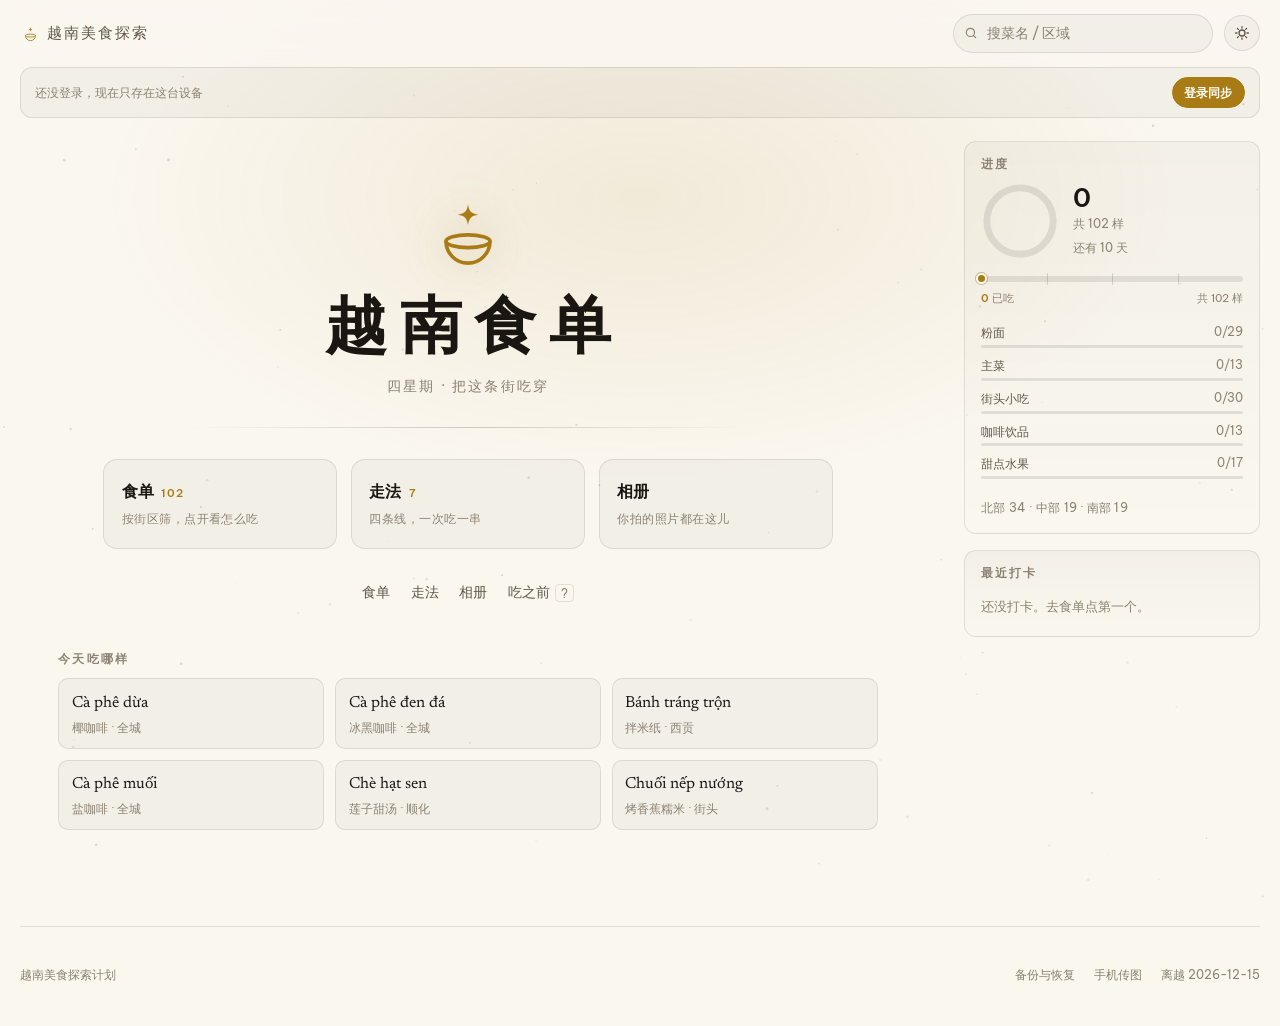
<file: index.html>
<!doctype html>
<html lang="zh-CN">
<head>
<meta charset="utf-8">
<meta name="viewport" content="width=device-width,initial-scale=1,viewport-fit=cover">
<title>Vietnam Eats · 越南食单</title>
<meta name="theme-color" content="#0B0E0C">
<link rel="icon" href="assets/app.ico">
<link rel="apple-touch-icon" href="assets/apple-touch-icon.png">
<link rel="manifest" href="manifest.webmanifest">
<meta name="apple-mobile-web-app-capable" content="yes">
<meta name="mobile-web-app-capable" content="yes">
<meta name="apple-mobile-web-app-status-bar-style" content="black-translucent">
<meta name="apple-mobile-web-app-title" content="越南食单">

<link rel="preconnect" href="https://fonts.gstatic.com" crossorigin>
<link rel="stylesheet" href="https://fonts.googleapis.com/css2?family=Be+Vietnam+Pro:wght@300;400;500;600;700&family=Newsreader:wght@400;500;600&display=swap">
<link rel="stylesheet" href="assets/app.css">
<script>
  (function(){
    try{
      var s = localStorage.getItem("hn-theme");
      var d = s || (window.matchMedia("(prefers-color-scheme: dark)").matches ? "dark" : "light");
      document.documentElement.setAttribute("data-theme", d);
    }catch(e){ document.documentElement.setAttribute("data-theme","dark"); }
  })();
</script>
</head>
<body class="home">
<canvas id="sky" aria-hidden="true"></canvas>
<div class="glow" aria-hidden="true"></div>

<header class="topbar">
  <a class="logotype" href="index.html">
    <svg viewBox="0 0 64 64" fill="none" aria-hidden="true">
      <path d="M32 8C32.9 14.2 34.8 16.1 41 17C34.8 17.9 32.9 19.8 32 26C31.1 19.8 29.2 17.9 23 17C29.2 16.1 31.1 14.2 32 8Z" fill="currentColor"/>
      <ellipse cx="32" cy="40" rx="19" ry="5.5" stroke="currentColor" stroke-width="3.2"/>
      <path d="M13 40a19 19 0 0 0 38 0" stroke="currentColor" stroke-width="3.2" stroke-linecap="round"/>
    </svg>
    <span class="lt">越南美食探索</span>
  </a>
  <div class="spacer"></div>
  <div class="search">
    <svg viewBox="0 0 24 24" fill="none" stroke="currentColor" stroke-width="2" aria-hidden="true">
      <circle cx="11" cy="11" r="7"/><path d="m20 20-3.5-3.5" stroke-linecap="round"/>
    </svg>
    <input id="q" type="search" placeholder="搜菜名 / 区域" aria-label="搜索菜名或区域" autocomplete="off">
  </div>
  <button class="iconbtn" id="themeBtn" aria-label="切换主题">
    <svg viewBox="0 0 24 24" fill="none" stroke="currentColor" stroke-width="2" aria-hidden="true">
      <circle cx="12" cy="12" r="4.5"/><path d="M12 2.5v2M12 19.5v2M2.5 12h2M19.5 12h2M5.2 5.2l1.4 1.4M17.4 17.4l1.4 1.4M18.8 5.2l-1.4 1.4M6.6 17.4l-1.4 1.4" stroke-linecap="round"/>
    </svg>
  </button>
</header>

<div class="layout layout-home">
  <main class="stage">
    <div class="mark">
      <svg viewBox="0 0 64 64" fill="none" aria-hidden="true">
        <path d="M32 8C32.9 14.2 34.8 16.1 41 17C34.8 17.9 32.9 19.8 32 26C31.1 19.8 29.2 17.9 23 17C29.2 16.1 31.1 14.2 32 8Z" fill="currentColor"/>
        <ellipse cx="32" cy="40" rx="19" ry="5.5" stroke="currentColor" stroke-width="3.2"/>
        <path d="M13 40a19 19 0 0 0 38 0" stroke="currentColor" stroke-width="3.2" stroke-linecap="round"/>
      </svg>
    </div>
    <h1 class="site-title">越南食单</h1>
    <p class="tagline">四星期 · 把这条街吃穿</p>

    <div class="stage-rule"></div>

    <div class="entries">
      <a class="entry" href="plan.html#list">
        <span class="en">食单<em id="eCount">52</em></span>
        <span class="ec">按街区筛，点开看怎么吃</span>
      </a>
      <a class="entry" href="plan.html#routes">
        <span class="en">走法<em id="eRoutes">9</em></span>
        <span class="ec">四条线，一次吃一串</span>
      </a>
      <a class="entry" href="plan.html#album">
        <span class="en">相册</span>
        <span class="ec">你拍的照片都在这儿</span>
      </a>
    </div>

    <nav class="subnav" aria-label="栏目">
      <a href="plan.html#list">食单</a>
      <a href="plan.html#routes">走法</a>
      <a href="plan.html#album">相册</a>
      <a href="plan.html#about">吃之前<span class="k">?</span></a>
    </nav>

    <section class="picks" aria-labelledby="picksTitle">
      <h2 id="picksTitle">今天吃哪样</h2>
      <div class="pick-row" id="picks"></div>
    </section>
  </main>

  <aside class="side">
    <div class="panel">
      <h3>进度</h3>
      <div class="ring-wrap">
        <svg class="ring" viewBox="0 0 80 80" aria-hidden="true">
          <circle class="tr" cx="40" cy="40" r="34"/>
          <circle class="ba" id="ringBar" cx="40" cy="40" r="34"
                  stroke-dasharray="213.63" stroke-dashoffset="213.63"/>
        </svg>
        <div class="ring-num">
          <b id="doneNum">0</b>
          <span>共 <span id="totalNum">52</span> 样</span>
          <span id="daysNum" style="display:block;margin-top:.2rem"></span>
        </div>
      </div>
      <div class="axis">
        <div class="axis-track">
          <i class="axis-fill" id="axisFill"></i>
          <i class="axis-tick" style="left:25%"></i>
          <i class="axis-tick" style="left:50%"></i>
          <i class="axis-tick" style="left:75%"></i>
          <b class="axis-dot" id="axisDot"></b>
        </div>
        <div class="axis-meta">
          <span><b id="axisDone">0</b> 已吃</span>
          <span id="axisTotal">共 0 样</span>
        </div>
      </div>
      <div class="bars" id="bars"></div>
    </div>

    <div class="panel">
      <h3>最近打卡</h3>
      <ul class="recent" id="recent"></ul>
    </div>
  </aside>
</div>

<footer>
  <span>越南美食探索计划</span>
  <span class="fsp"></span>
  <a href="plan.html#about">备份与恢复</a>
  <a href="upload.html">手机传图</a>
  <span id="fTarget"></span>
</footer>

<script src="assets/data.js"></script>
<script src="assets/app.js"></script>
<script src="assets/home.js"></script>
</body>
</html>
</file>
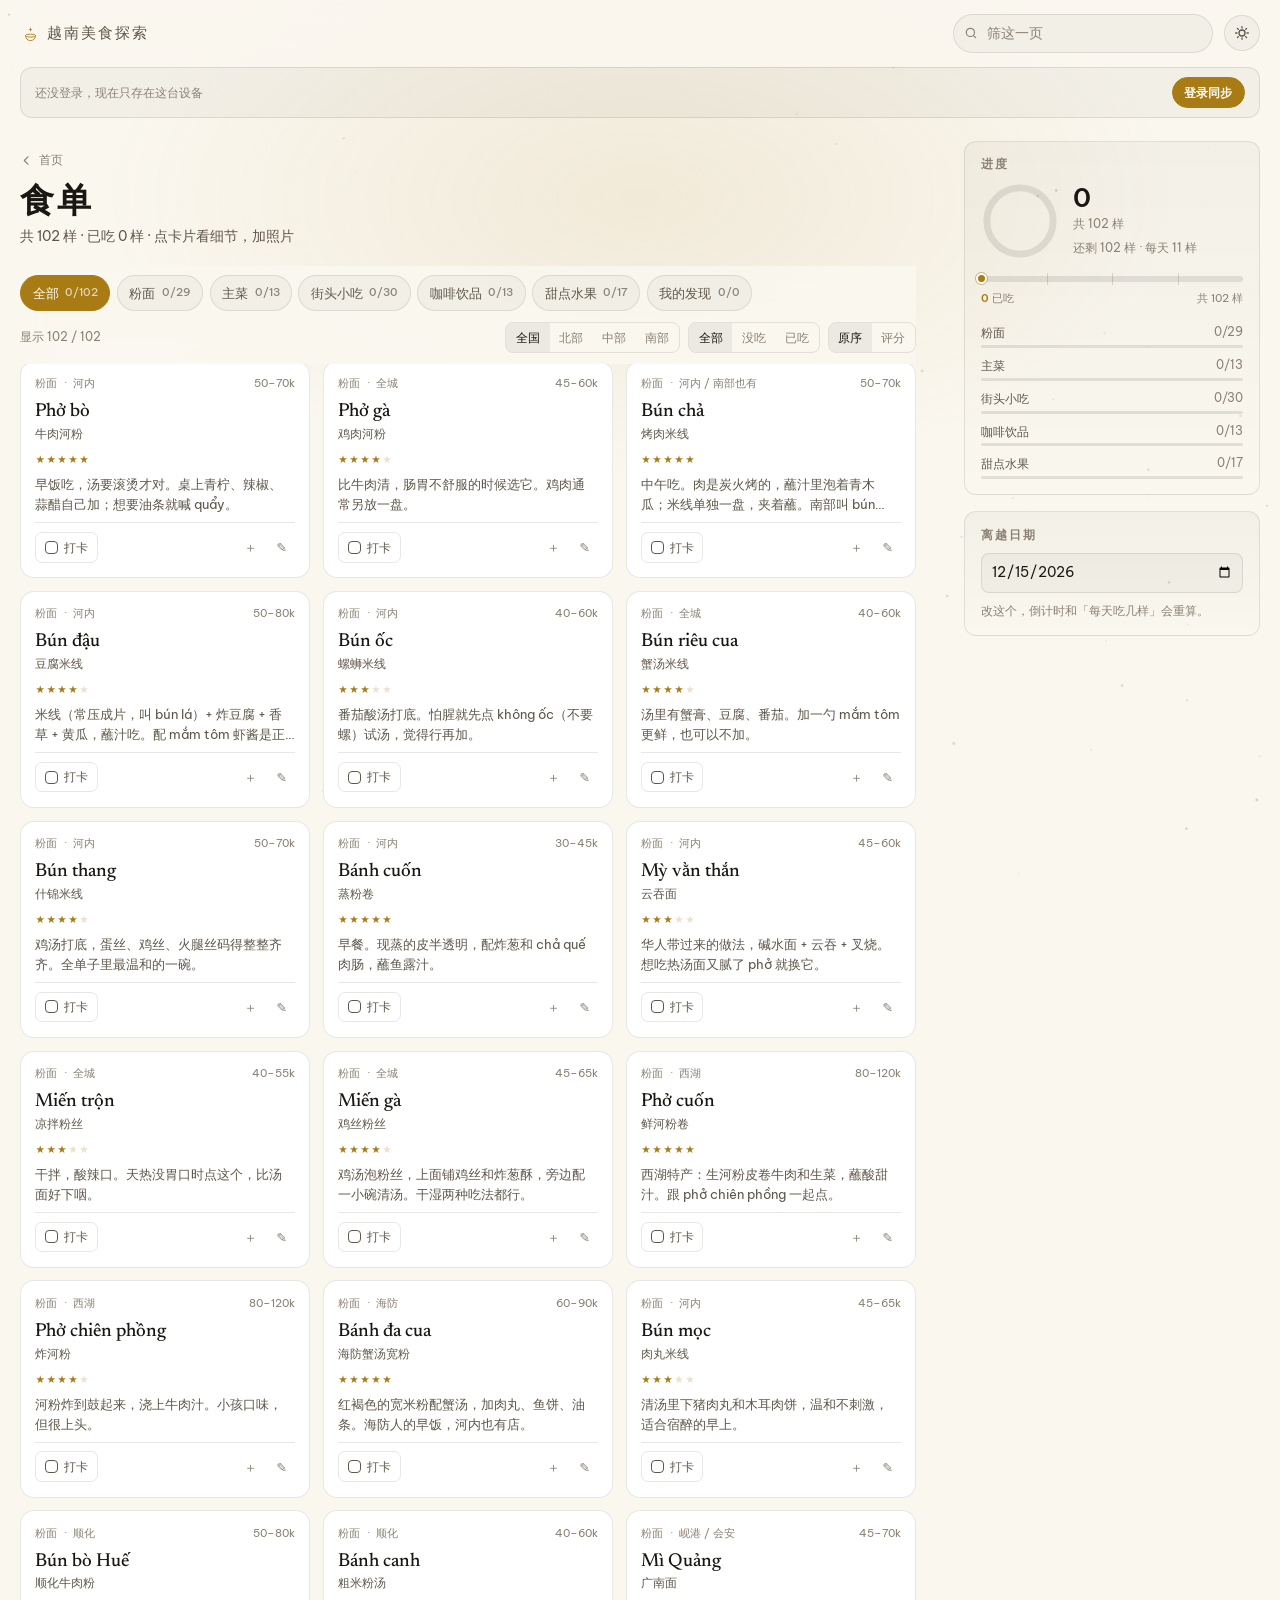
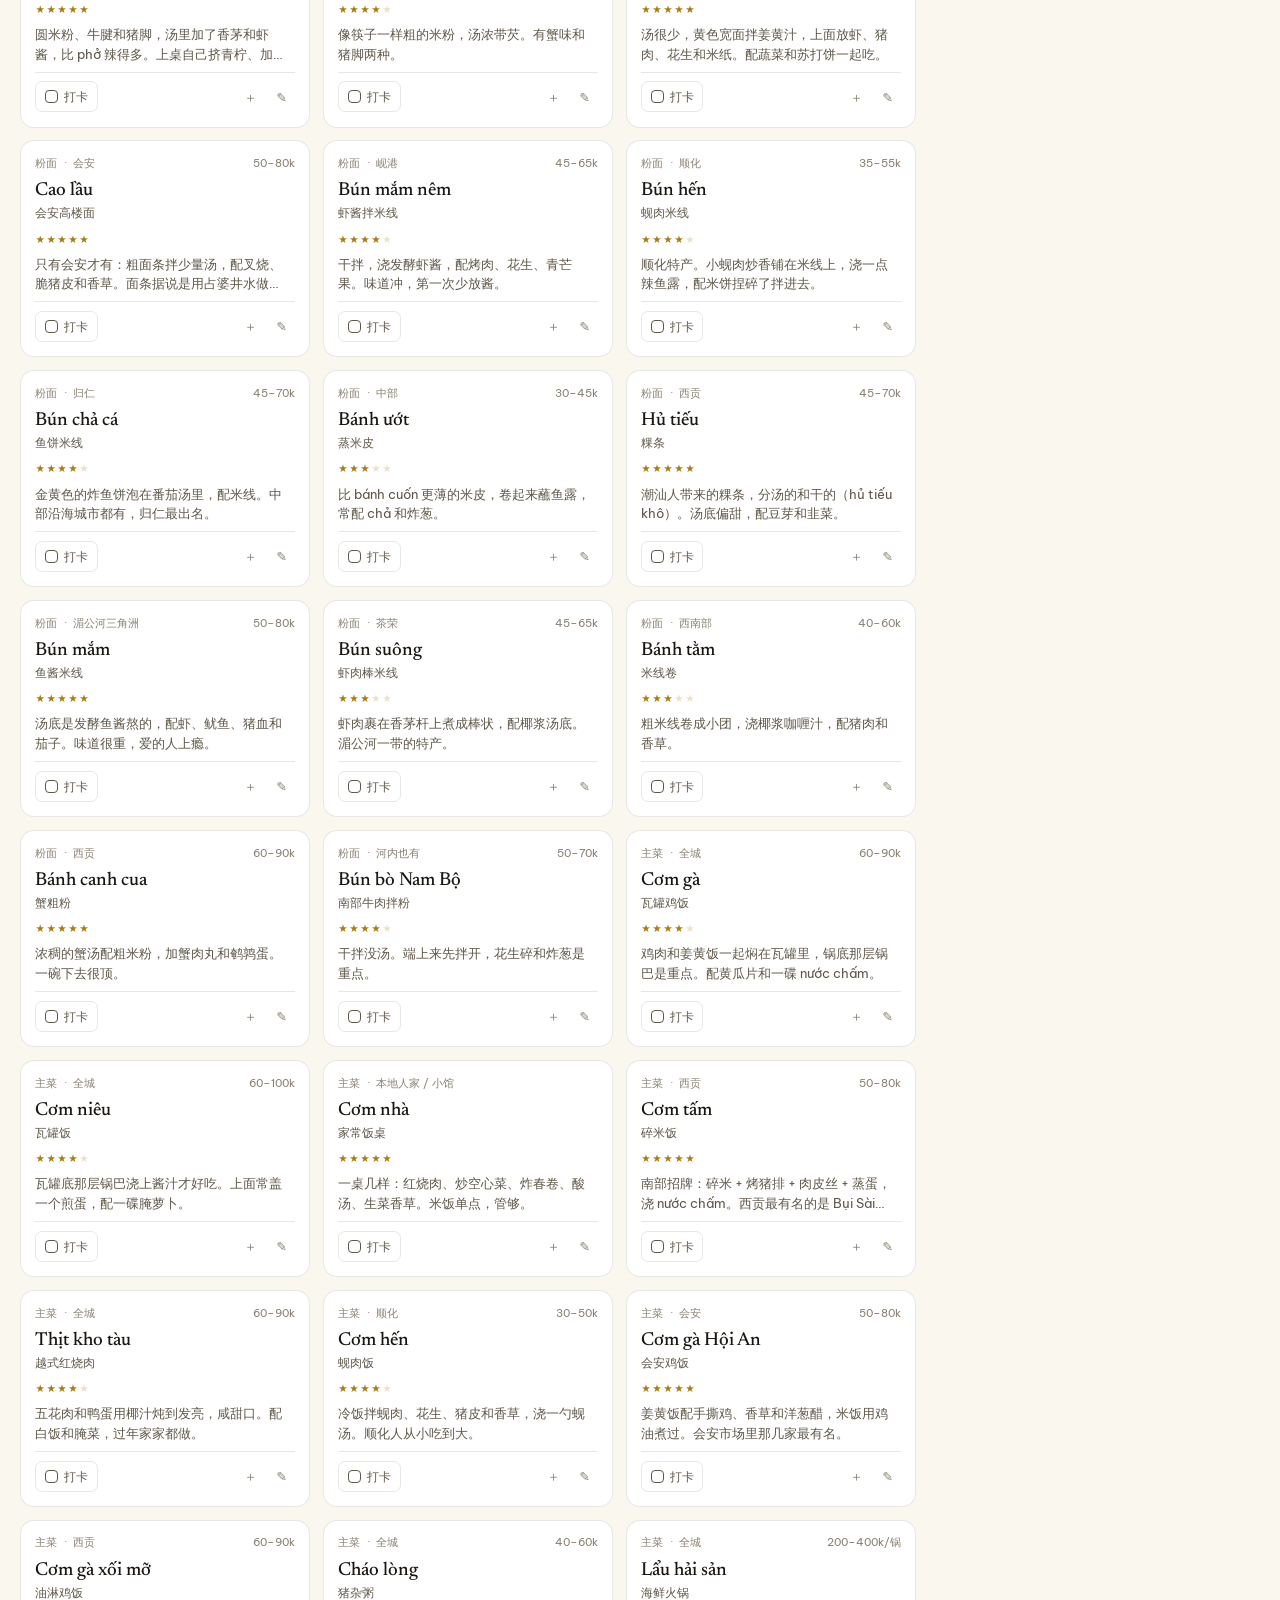
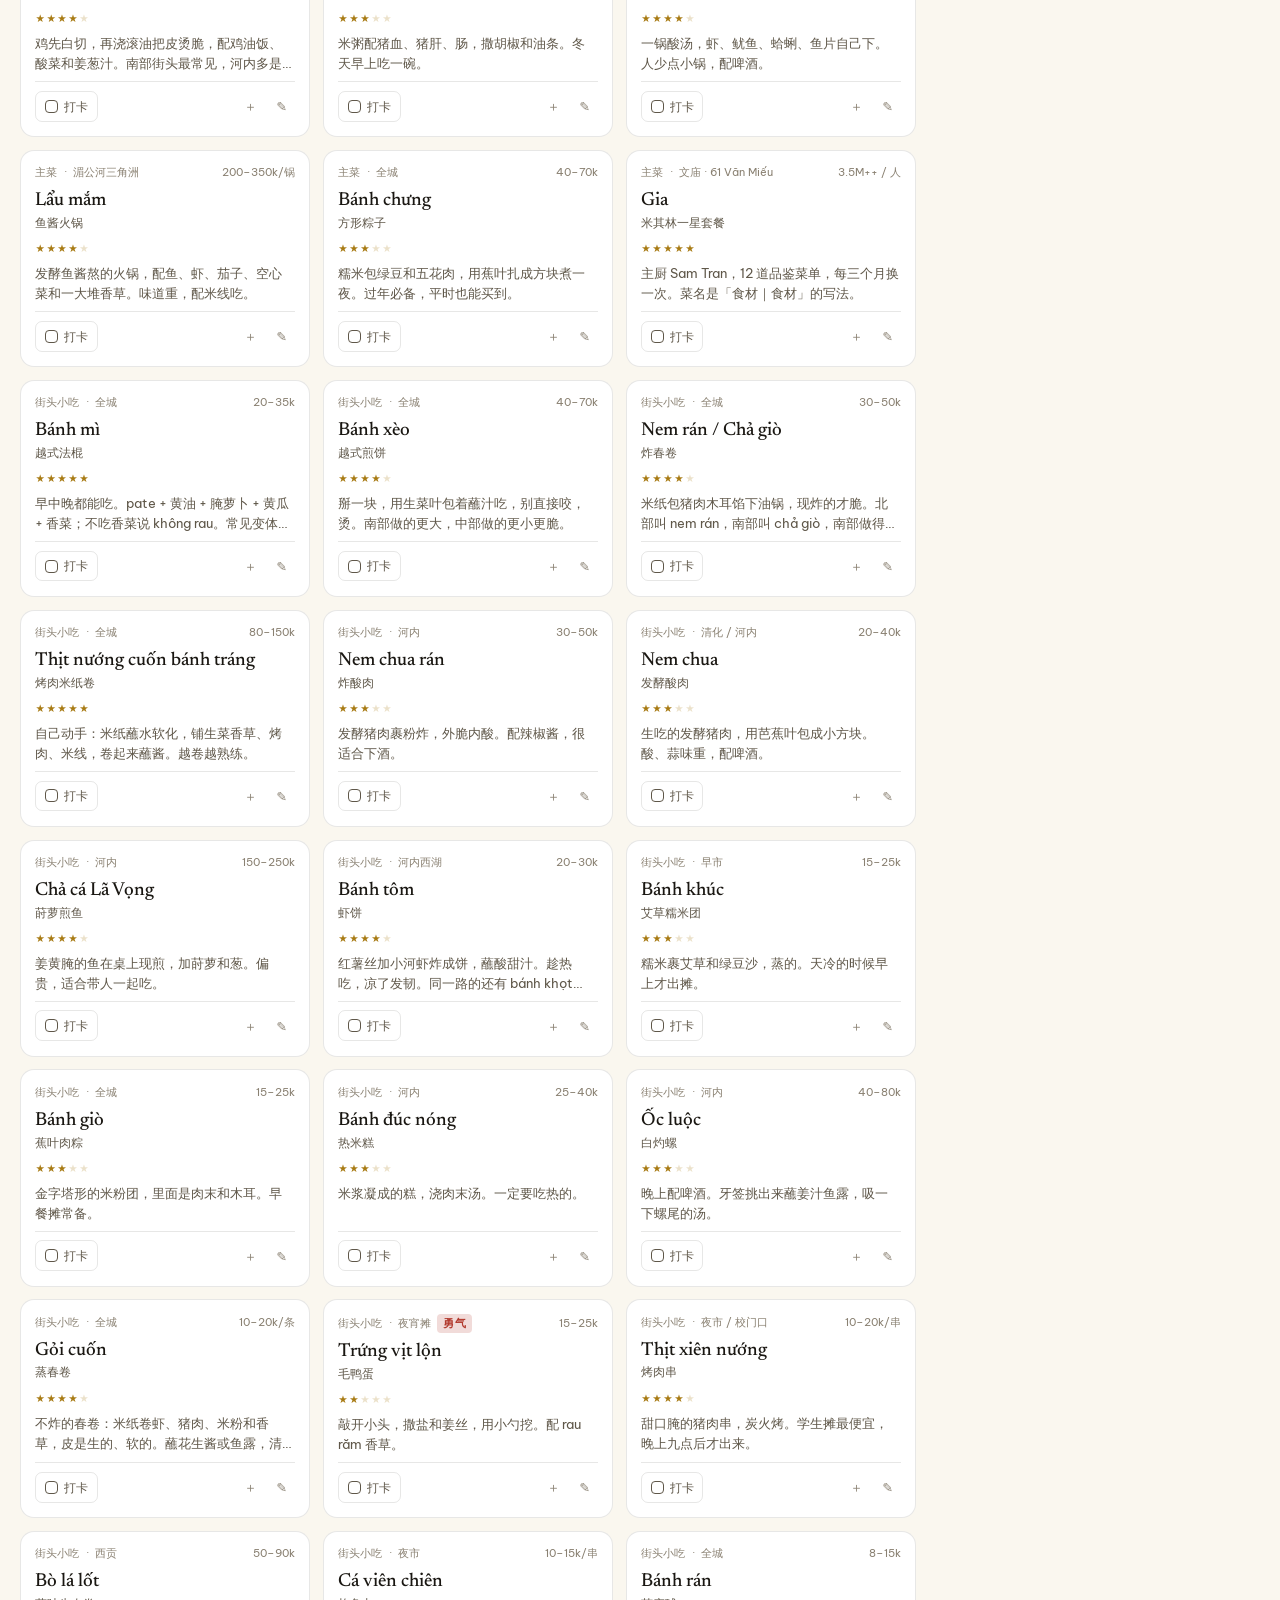
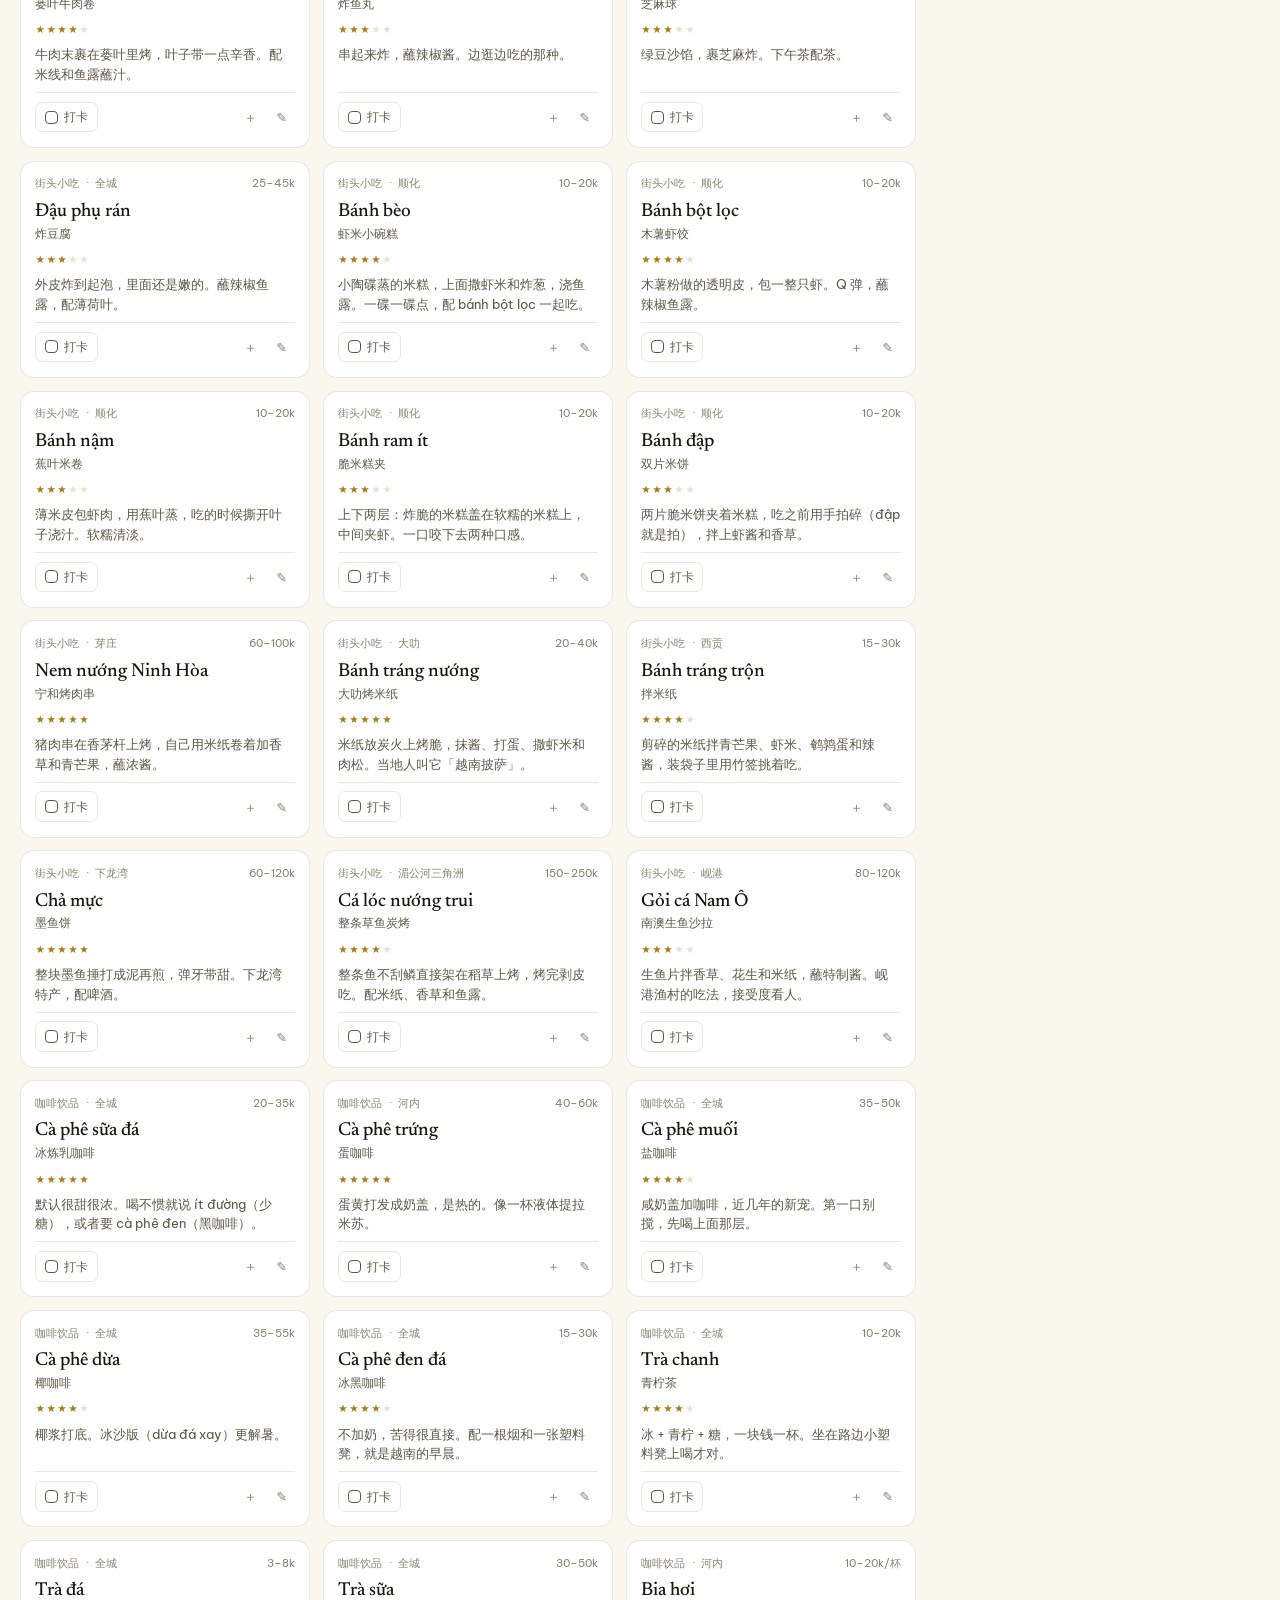
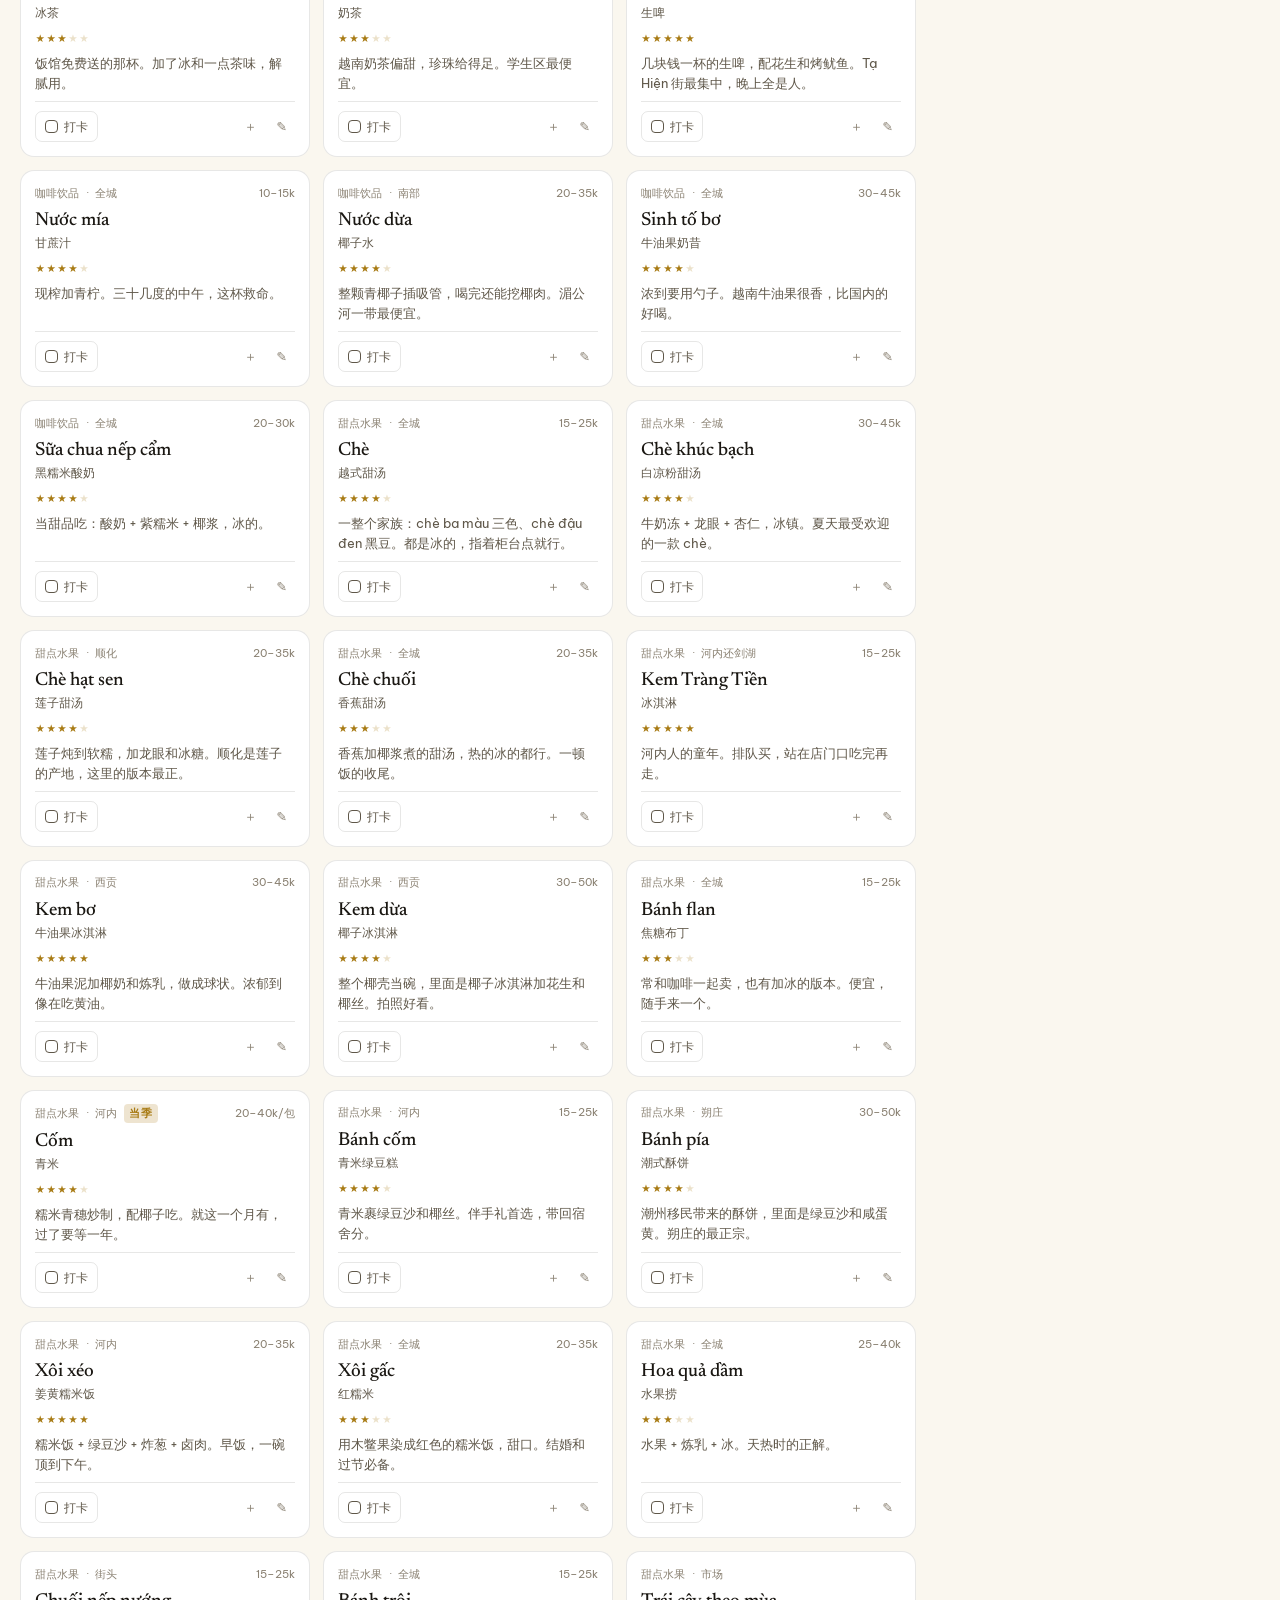
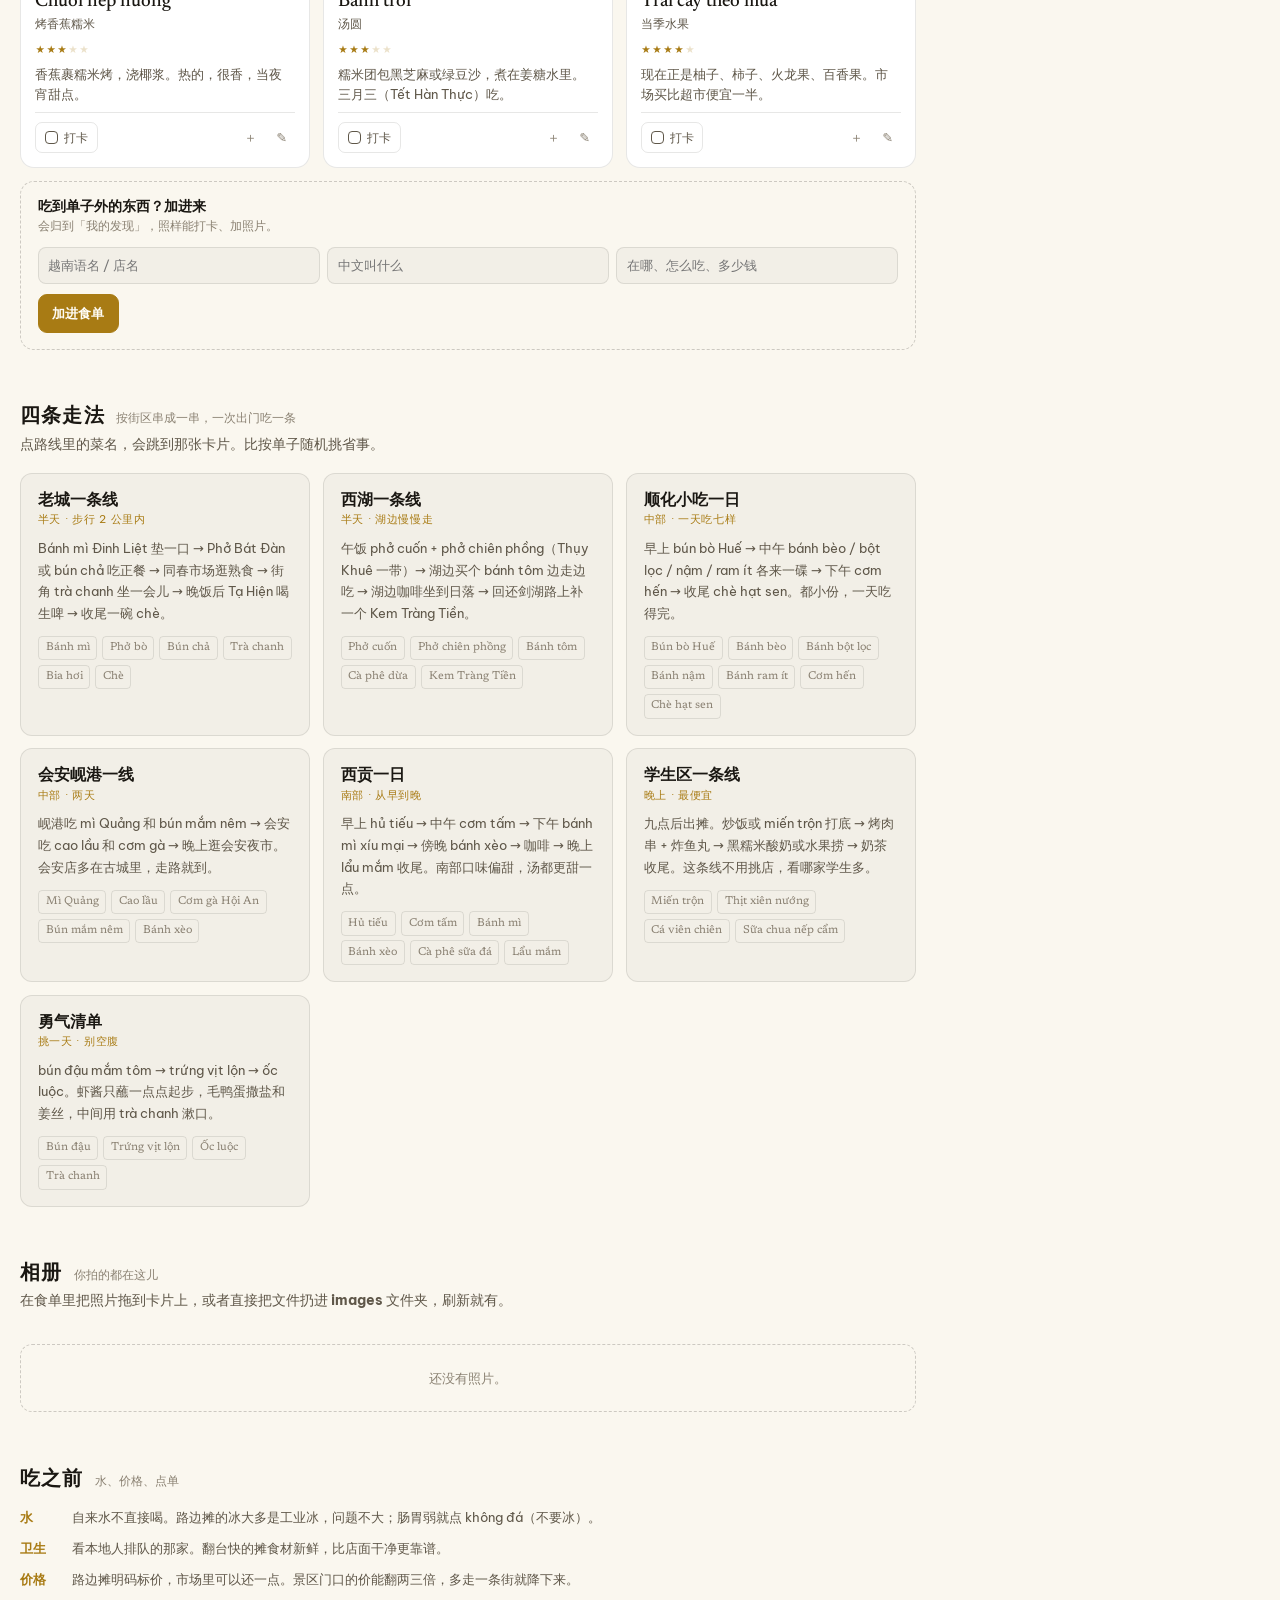
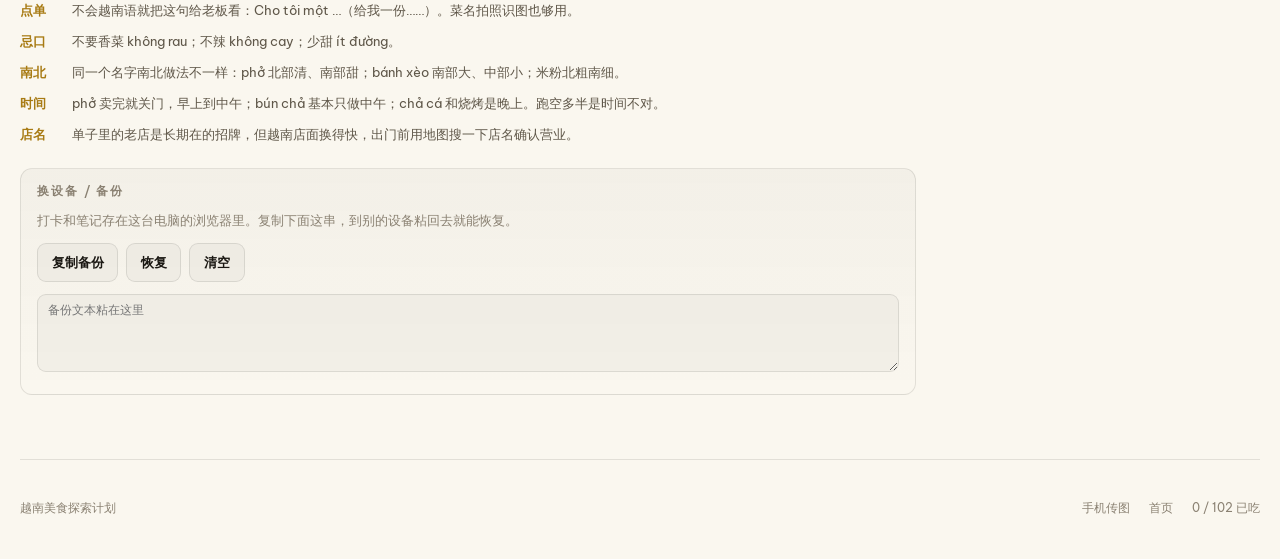
<file: plan.html>
<!doctype html>
<html lang="zh-CN">
<head>
<meta charset="utf-8">
<meta name="viewport" content="width=device-width,initial-scale=1,viewport-fit=cover">
<title>食单 · 越南美食探索</title>
<meta name="theme-color" content="#0B0E0C">
<link rel="icon" href="assets/app.ico">
<link rel="apple-touch-icon" href="assets/apple-touch-icon.png">
<link rel="manifest" href="manifest.webmanifest">
<meta name="apple-mobile-web-app-capable" content="yes">
<meta name="mobile-web-app-capable" content="yes">
<meta name="apple-mobile-web-app-status-bar-style" content="black-translucent">
<meta name="apple-mobile-web-app-title" content="越南食单">

<link rel="preconnect" href="https://fonts.gstatic.com" crossorigin>
<link rel="stylesheet" href="https://fonts.googleapis.com/css2?family=Be+Vietnam+Pro:wght@300;400;500;600;700&family=Newsreader:wght@400;500;600&display=swap">
<link rel="stylesheet" href="assets/app.css">
<script>
  (function(){
    try{
      var s = localStorage.getItem("hn-theme");
      var d = s || (window.matchMedia("(prefers-color-scheme: dark)").matches ? "dark" : "light");
      document.documentElement.setAttribute("data-theme", d);
    }catch(e){ document.documentElement.setAttribute("data-theme","dark"); }
  })();
</script>
</head>
<body>
<canvas id="sky" aria-hidden="true"></canvas>
<div class="glow" aria-hidden="true"></div>

<header class="topbar">
  <a class="logotype" href="index.html">
    <svg viewBox="0 0 64 64" fill="none" aria-hidden="true">
      <path d="M32 8C32.9 14.2 34.8 16.1 41 17C34.8 17.9 32.9 19.8 32 26C31.1 19.8 29.2 17.9 23 17C29.2 16.1 31.1 14.2 32 8Z" fill="currentColor"/>
      <ellipse cx="32" cy="40" rx="19" ry="5.5" stroke="currentColor" stroke-width="3.2"/>
      <path d="M13 40a19 19 0 0 0 38 0" stroke="currentColor" stroke-width="3.2" stroke-linecap="round"/>
    </svg>
    <span class="lt">越南美食探索</span>
  </a>
  <div class="spacer"></div>
  <div class="search">
    <svg viewBox="0 0 24 24" fill="none" stroke="currentColor" stroke-width="2" aria-hidden="true">
      <circle cx="11" cy="11" r="7"/><path d="m20 20-3.5-3.5" stroke-linecap="round"/>
    </svg>
    <input id="q" type="search" placeholder="筛这一页" aria-label="按菜名筛选" autocomplete="off">
  </div>
  <button class="iconbtn" id="themeBtn" aria-label="切换主题">
    <svg viewBox="0 0 24 24" fill="none" stroke="currentColor" stroke-width="2" aria-hidden="true">
      <circle cx="12" cy="12" r="4.5"/><path d="M12 2.5v2M12 19.5v2M2.5 12h2M19.5 12h2M5.2 5.2l1.4 1.4M17.4 17.4l1.4 1.4M18.8 5.2l-1.4 1.4M6.6 17.4l-1.4 1.4" stroke-linecap="round"/>
    </svg>
  </button>
</header>

<div class="layout">
  <main id="list">
    <div class="page-head">
      <a class="crumb" href="index.html">
        <svg viewBox="0 0 24 24" fill="none" stroke="currentColor" stroke-width="2" aria-hidden="true">
          <path d="M15 5l-7 7 7 7" stroke-linecap="round" stroke-linejoin="round"/>
        </svg>
        首页
      </a>
      <h1>食单</h1>
      <p class="ph-sub" id="phSub">按街区筛，点卡片看细节，右下角加照片。</p>
    </div>

    <div class="toolbar">
      <div class="chips" id="chips" aria-label="按类别筛选"></div>
      <div class="tools-row">
        <span id="shown">—</span>
        <div class="seg" id="regionSeg" style="margin-left:auto">
          <button type="button" data-r="all" aria-pressed="true">全国</button>
          <button type="button" data-r="bac" aria-pressed="false">北部</button>
          <button type="button" data-r="trung" aria-pressed="false">中部</button>
          <button type="button" data-r="nam" aria-pressed="false">南部</button>
        </div>
        <div class="seg" id="viewSeg">
          <button type="button" data-v="all" aria-pressed="true">全部</button>
          <button type="button" data-v="left" aria-pressed="false">没吃</button>
          <button type="button" data-v="done" aria-pressed="false">已吃</button>
        </div>
        <div class="seg" id="sortSeg">
          <button type="button" data-s="default" aria-pressed="true">原序</button>
          <button type="button" data-s="rating" aria-pressed="false">评分</button>
        </div>
      </div>
    </div>

    <section class="grid" id="grid" aria-label="食单"></section>
    <p class="album-empty hidden" id="gridEmpty">这个筛选下什么都没有。</p>
    <div id="addWrap"></div>

    <section class="section" id="routes">
      <div class="section-head">
        <h2>四条走法</h2>
        <span class="sub">按街区串成一串，一次出门吃一条</span>
      </div>
      <p class="lead">点路线里的菜名，会跳到那张卡片。比按单子随机挑省事。</p>
      <div class="routes" id="routesWrap"></div>
    </section>

    <section class="section" id="album">
      <div class="section-head">
        <h2>相册</h2>
        <span class="sub">你拍的都在这儿</span>
      </div>
      <p class="lead">在食单里把照片拖到卡片上，或者直接把文件扔进 <b>images</b> 文件夹，刷新就有。</p>
      <div class="album" id="albumGrid"></div>
      <div class="album-empty" id="albumEmpty">还没有照片。</div>
    </section>

    <section class="section" id="about">
      <div class="section-head">
        <h2>吃之前</h2>
        <span class="sub">水、价格、点单</span>
      </div>
      <ul class="know" id="know"></ul>

      <div class="panel" style="margin-top:1.4rem">
        <h3>换设备 / 备份</h3>
        <p style="font-size:.8rem;color:var(--fg-3);line-height:1.65;margin-bottom:.8rem">
          打卡和笔记存在这台电脑的浏览器里。复制下面这串，到别的设备粘回去就能恢复。
        </p>
        <div class="drawer-actions">
          <button class="btn" type="button" id="btnCopy">复制备份</button>
          <button class="btn" type="button" id="btnRestore">恢复</button>
          <button class="btn" type="button" id="btnClear">清空</button>
        </div>
        <textarea id="backupBox" placeholder="备份文本粘在这里"
          style="width:100%;margin-top:.7rem;min-height:78px;resize:vertical;font-family:ui-monospace,Menlo,monospace;font-size:.72rem;background:var(--panel);border:1px solid var(--line);border-radius:9px;padding:.55rem .6rem;color:var(--fg)"></textarea>
      </div>
    </section>
  </main>

  <aside class="side">
    <div class="panel">
      <h3>进度</h3>
      <div class="ring-wrap">
        <svg class="ring" viewBox="0 0 80 80" aria-hidden="true">
          <circle class="tr" cx="40" cy="40" r="34"/>
          <circle class="ba" id="ringBar" cx="40" cy="40" r="34"
                  stroke-dasharray="213.63" stroke-dashoffset="213.63"/>
        </svg>
        <div class="ring-num">
          <b id="doneNum">0</b>
          <span>共 <span id="totalNum">52</span> 样</span>
          <span id="daysNum" style="display:block;margin-top:.2rem"></span>
        </div>
      </div>
      <div class="axis">
        <div class="axis-track">
          <i class="axis-fill" id="axisFill"></i>
          <i class="axis-tick" style="left:25%"></i>
          <i class="axis-tick" style="left:50%"></i>
          <i class="axis-tick" style="left:75%"></i>
          <b class="axis-dot" id="axisDot"></b>
        </div>
        <div class="axis-meta">
          <span><b id="axisDone">0</b> 已吃</span>
          <span id="axisTotal">共 0 样</span>
        </div>
      </div>
      <div class="bars" id="bars"></div>
    </div>

    <div class="panel">
      <h3>离越日期</h3>
      <input type="date" id="target" aria-label="离越日期"
        style="width:100%;padding:.45rem .55rem;font:inherit;font-size:.85rem;color:var(--fg);background:var(--panel);border:1px solid var(--line);border-radius:8px">
      <p style="font-size:.75rem;color:var(--fg-3);margin-top:.5rem;line-height:1.6">改这个，倒计时和「每天吃几样」会重算。</p>
    </div>
  </aside>
</div>

<footer>
  <span>越南美食探索计划</span>
  <span class="fsp"></span>
  <a href="upload.html">手机传图</a>
  <a href="index.html">首页</a>
  <span id="fCount"></span>
</footer>

<div class="scrim" id="scrim"></div>
<aside class="drawer" id="drawer" role="dialog" aria-modal="true" aria-labelledby="drawerTitle"></aside>

<script src="assets/data.js"></script>
<script src="assets/app.js"></script>
<script src="assets/plan.js"></script>
</body>
</html>
</file>
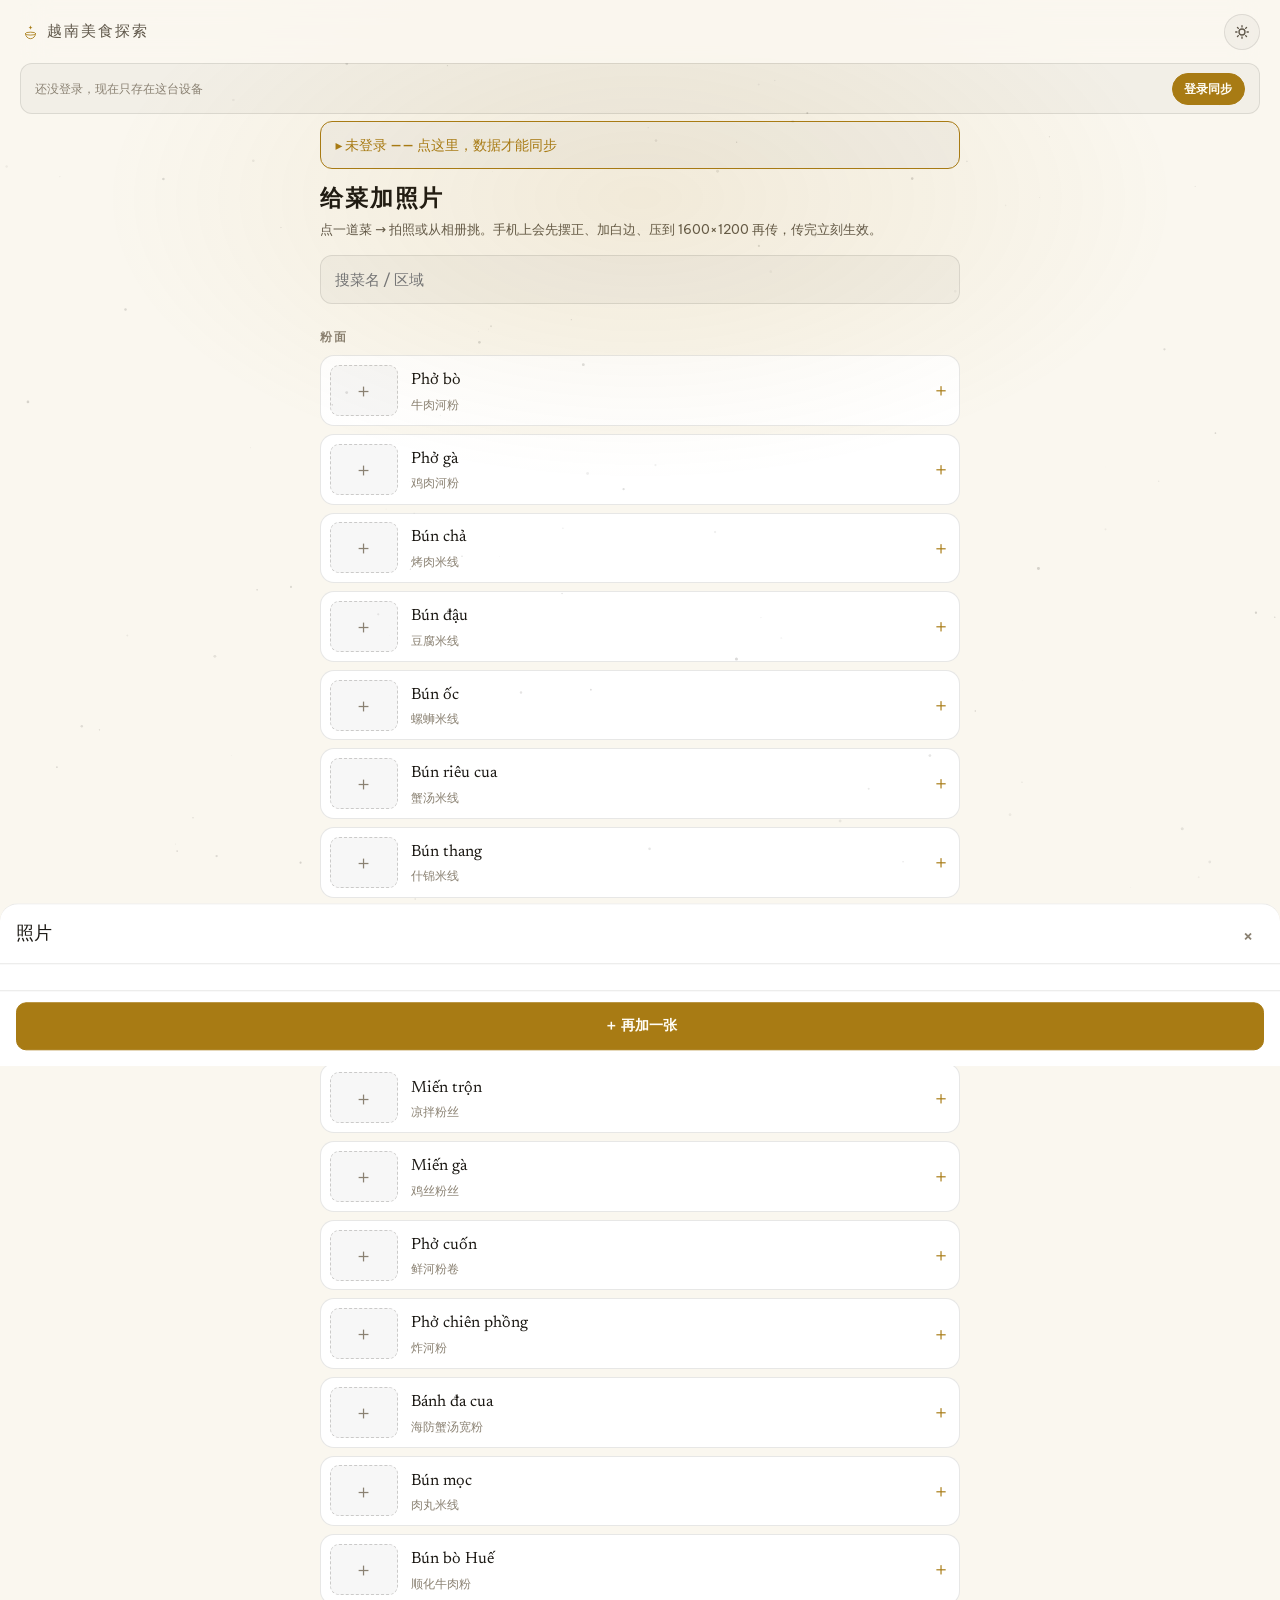
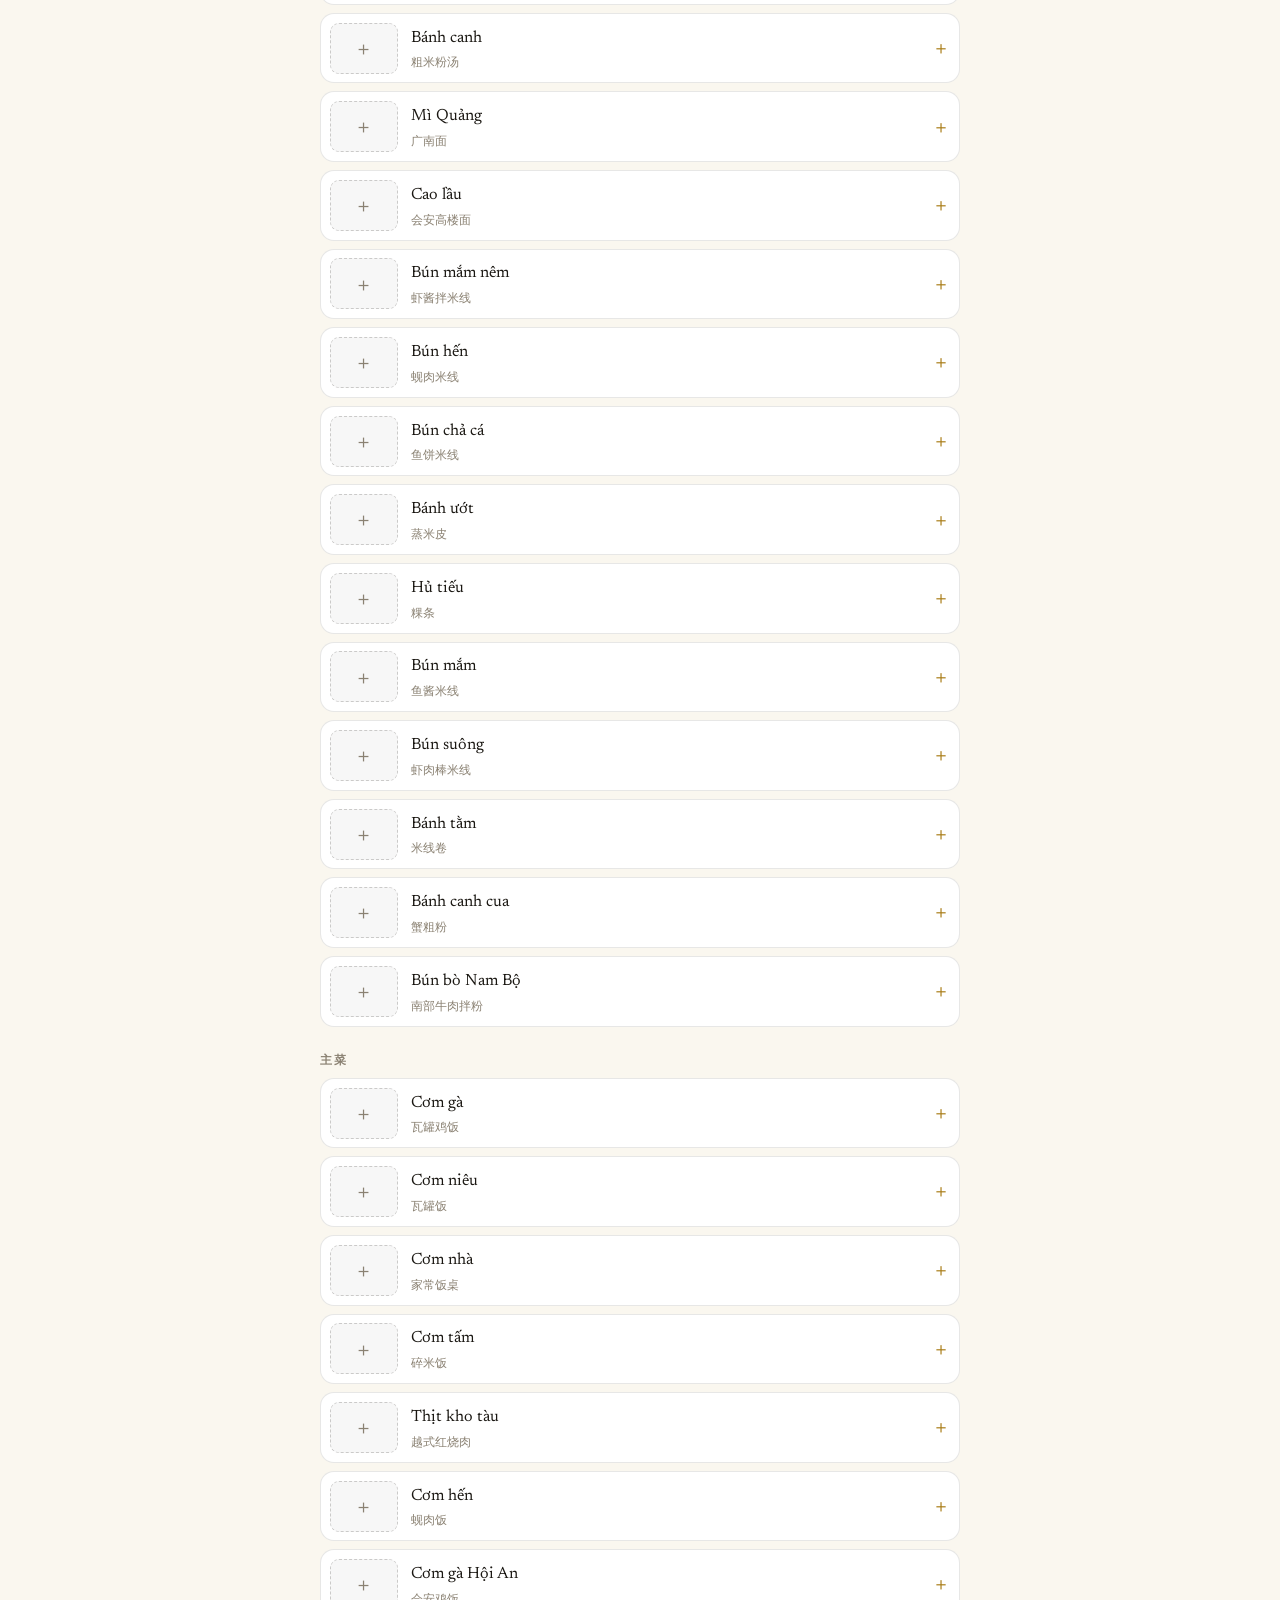
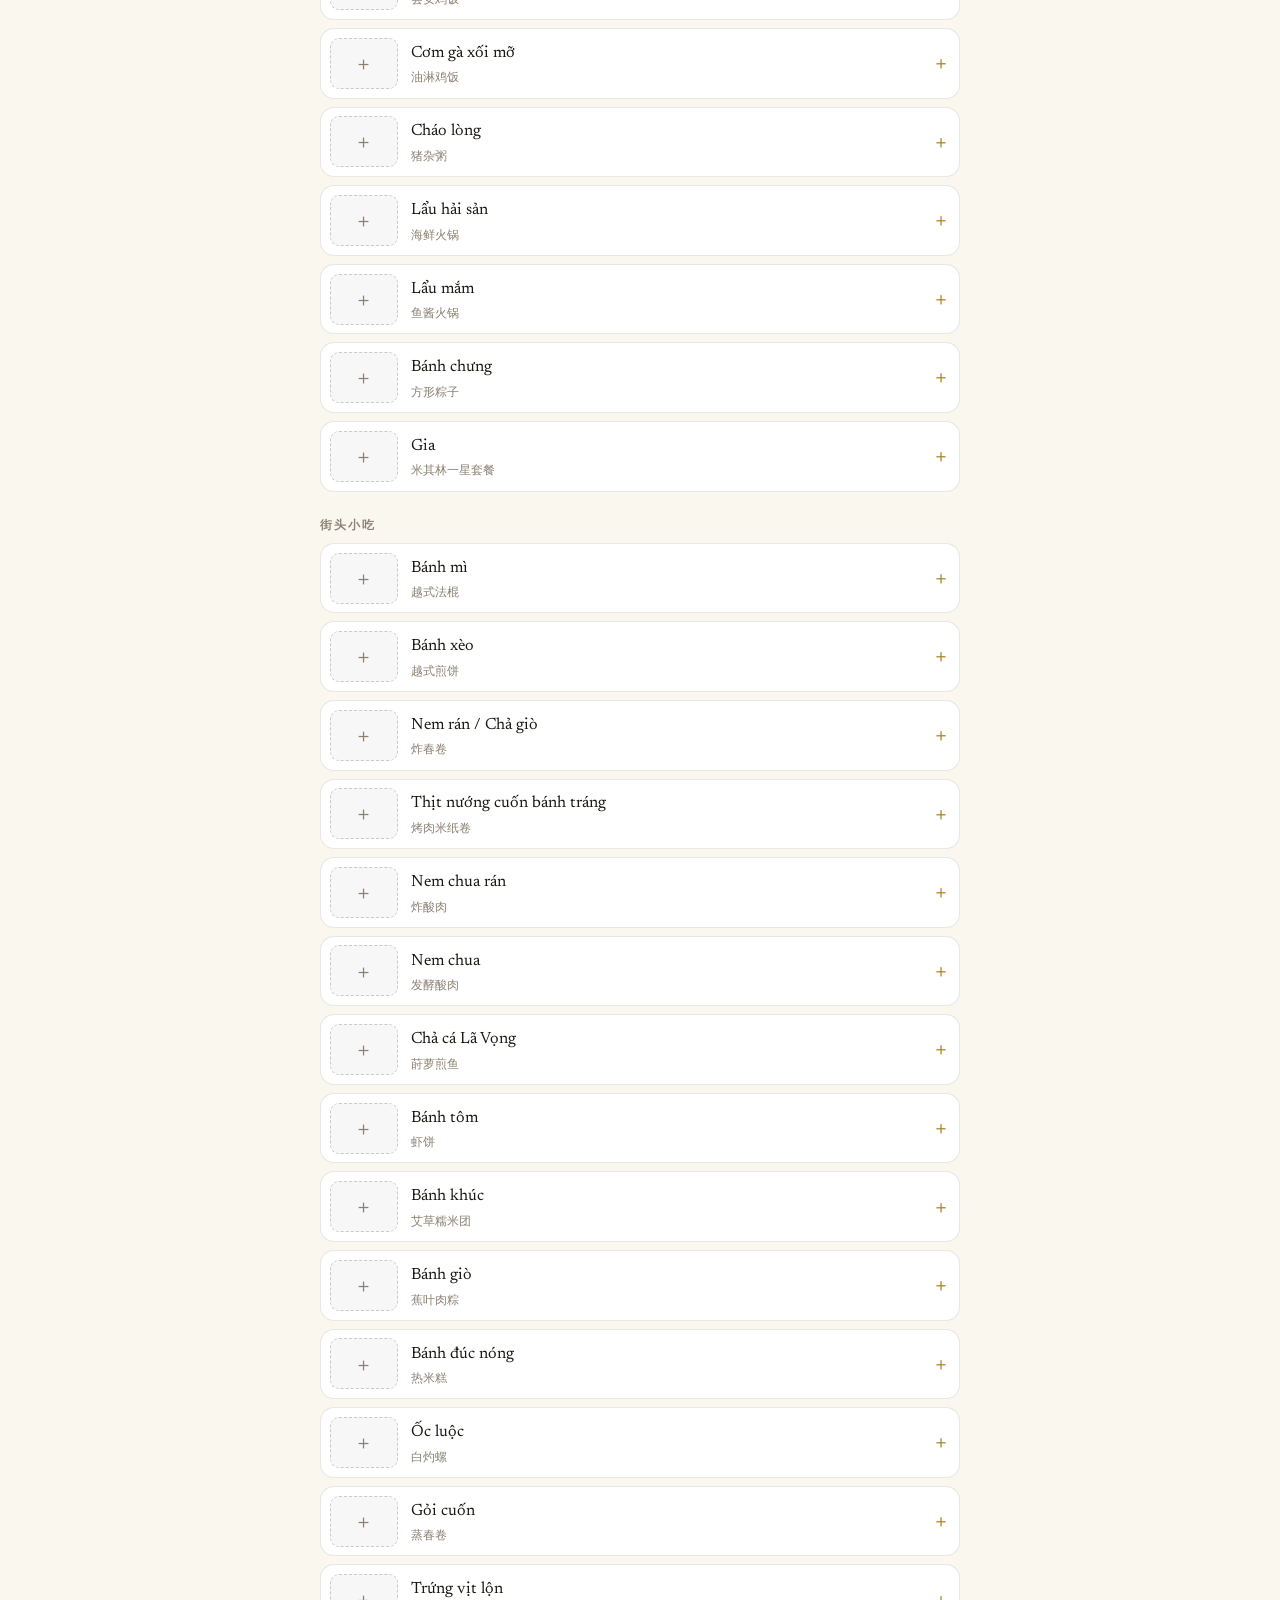
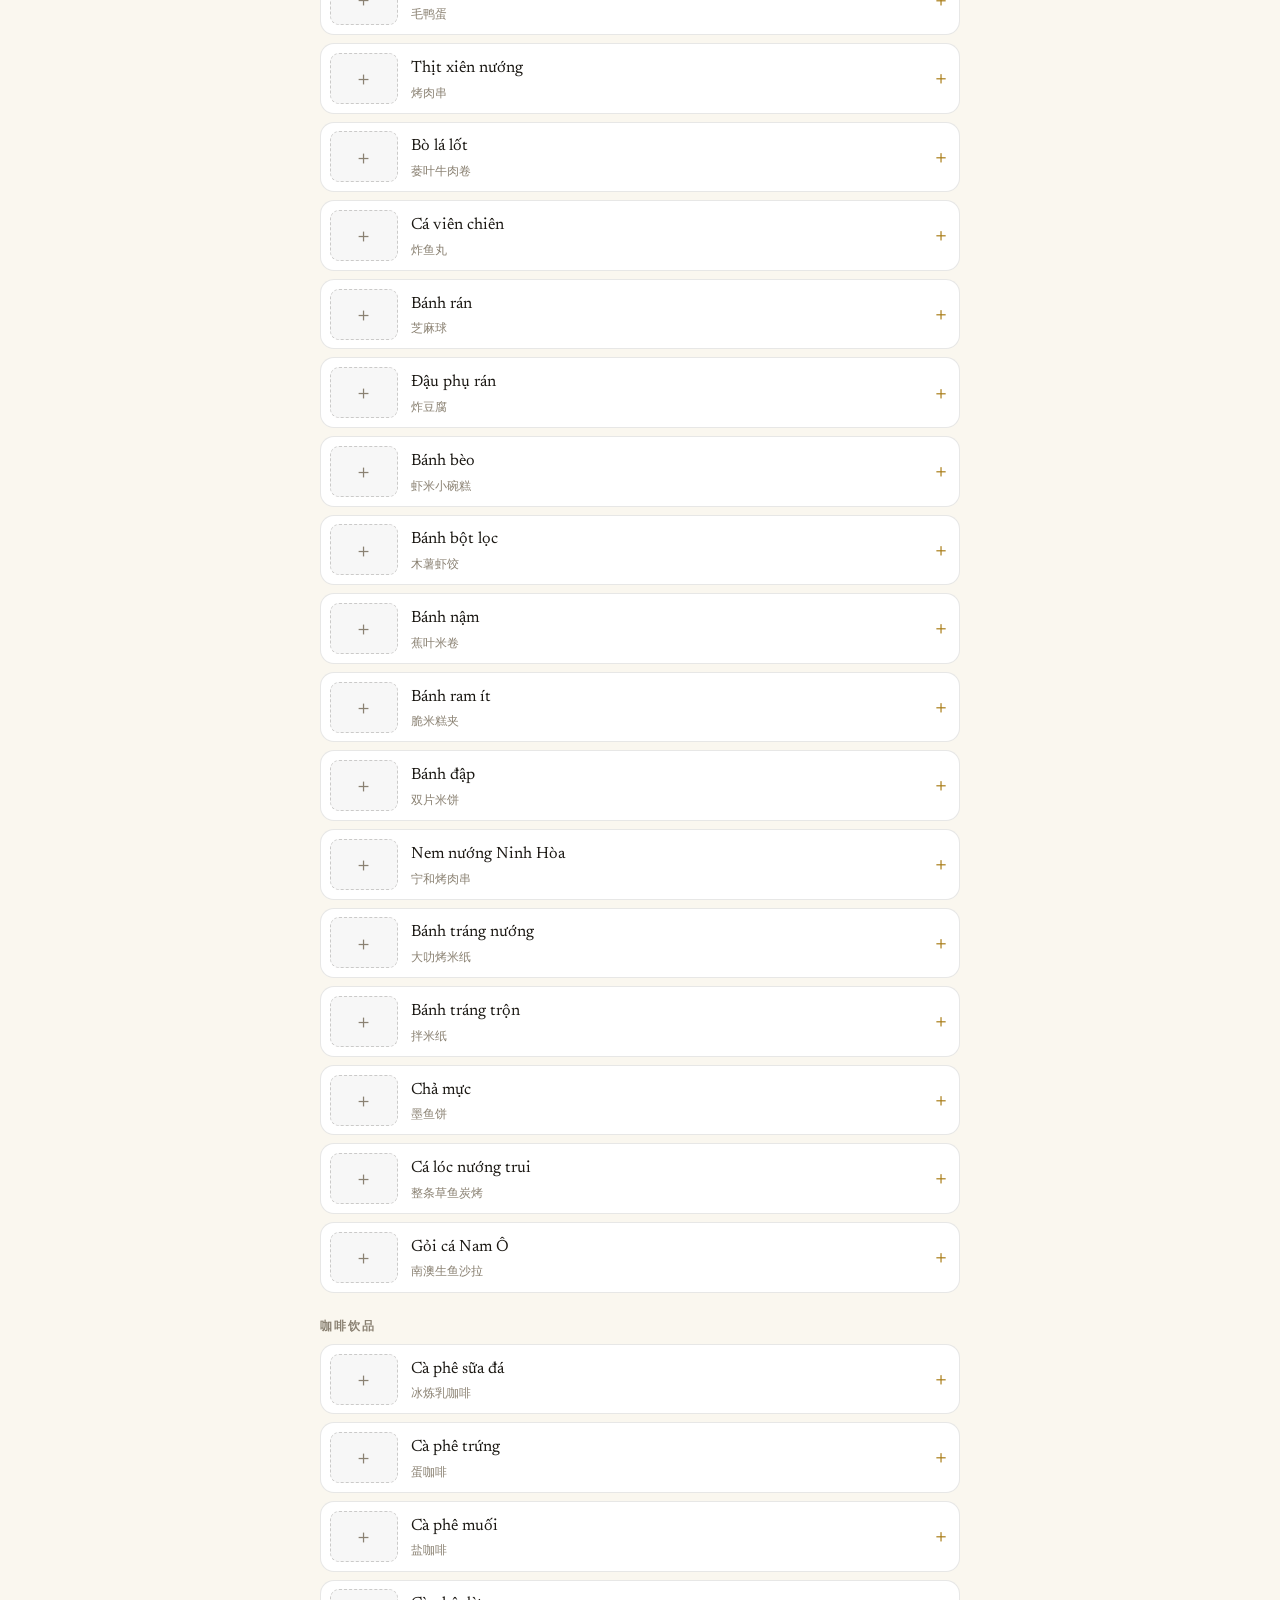
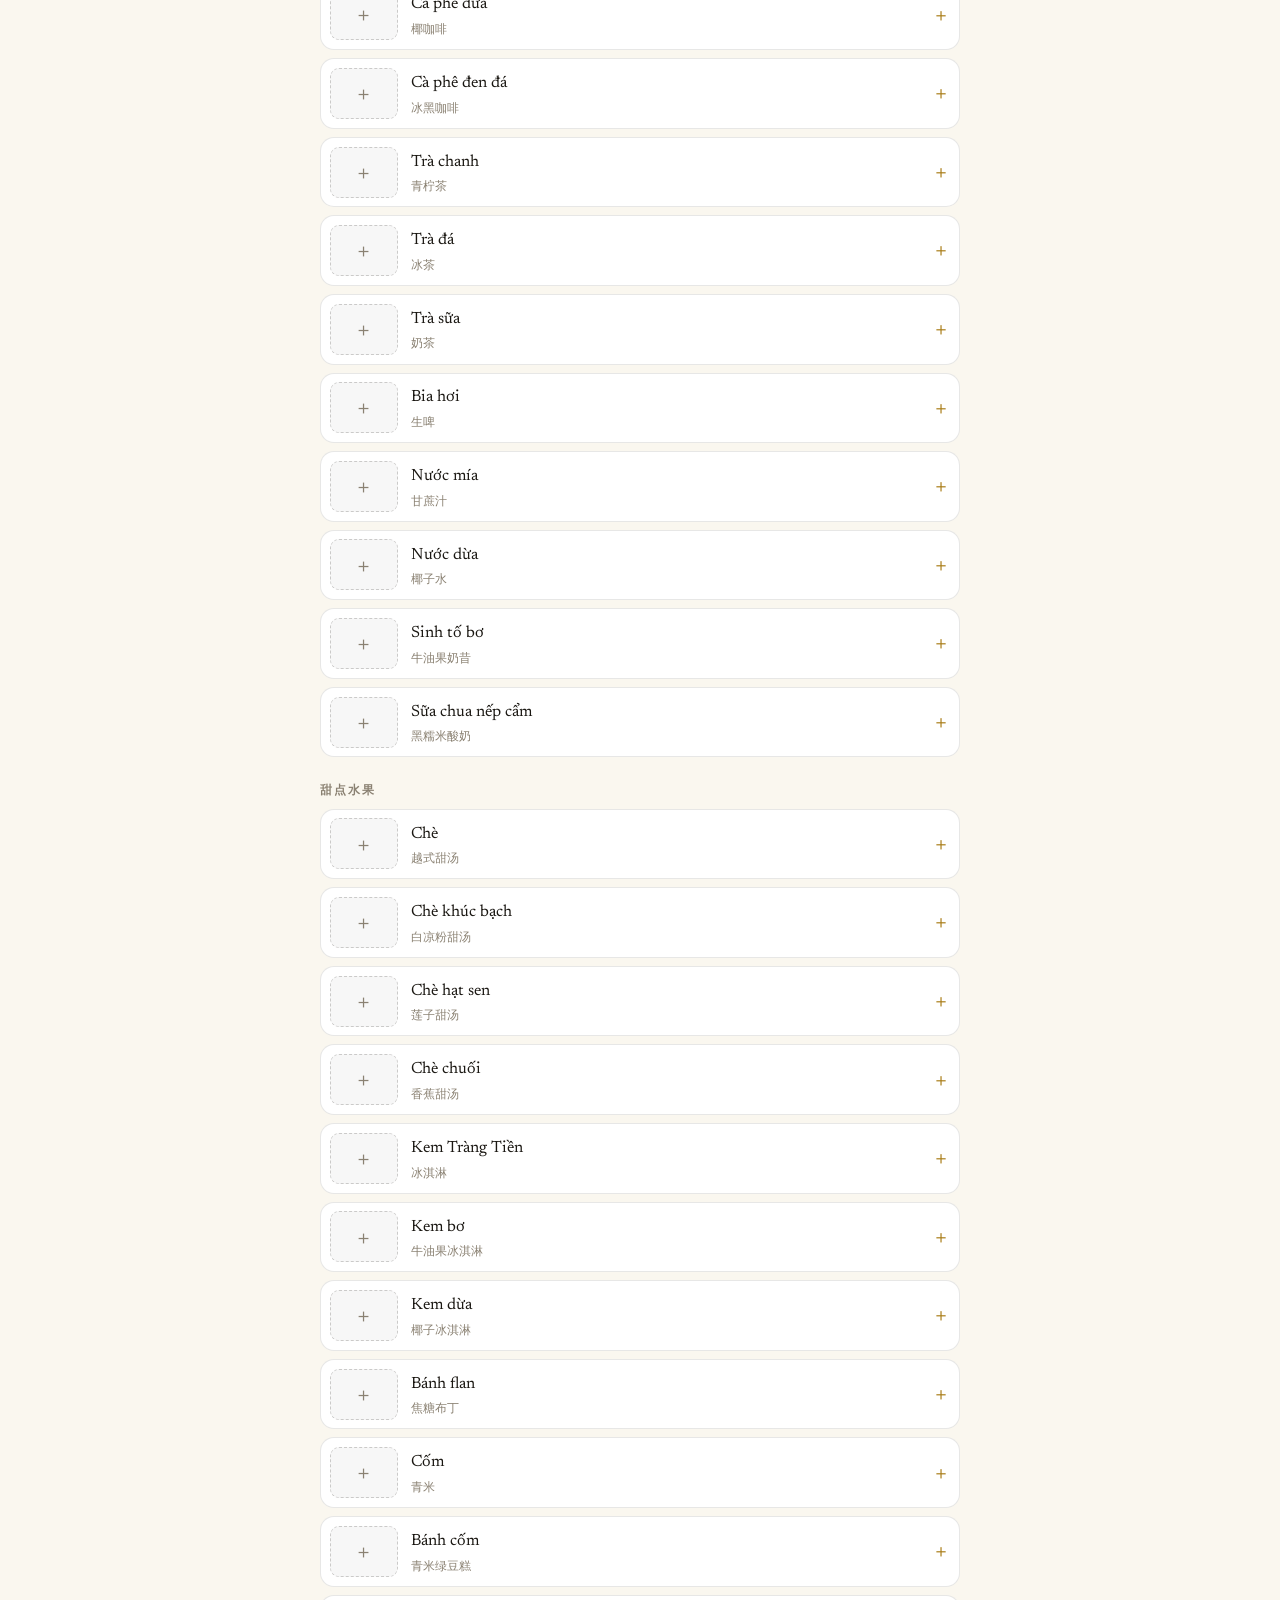
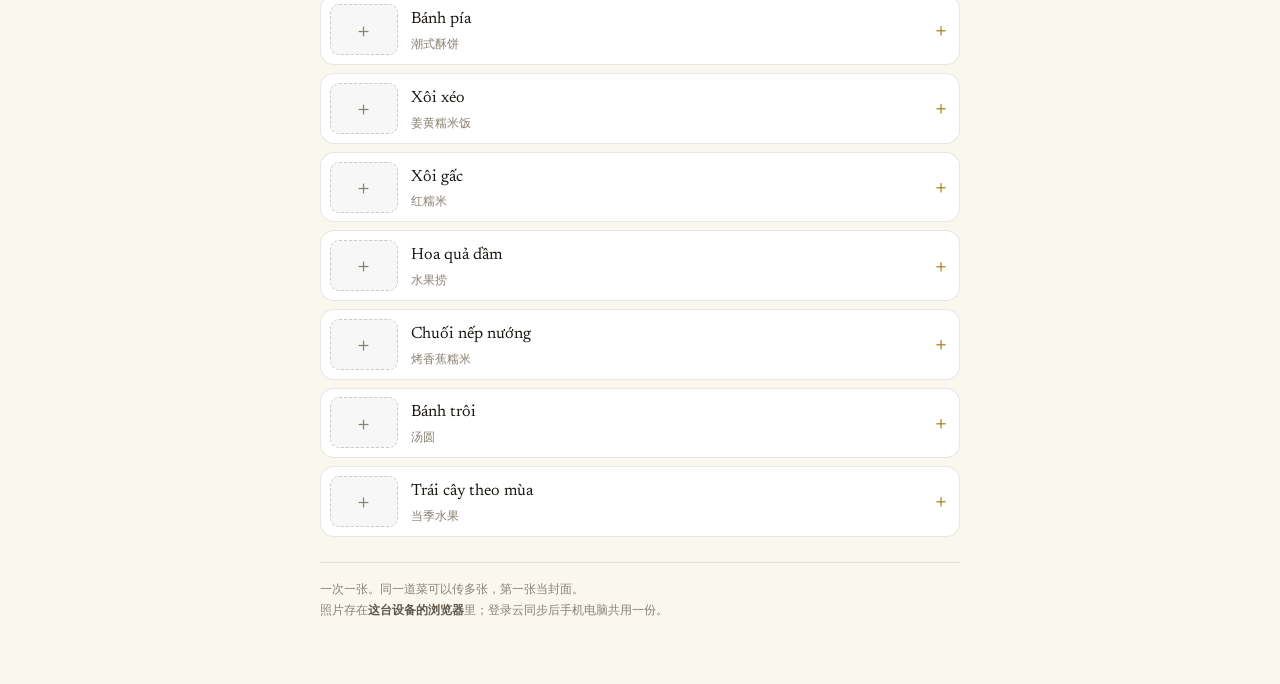
<file: upload.html>
<!doctype html>
<html lang="zh-CN">
<head>
<meta charset="utf-8">
<meta name="viewport" content="width=device-width,initial-scale=1,viewport-fit=cover">
<title>传照片 · 越南食单</title>
<meta name="theme-color" content="#0B0E0C">
<link rel="icon" href="assets/app.ico">
<link rel="apple-touch-icon" href="assets/apple-touch-icon.png">
<link rel="manifest" href="manifest.webmanifest">
<meta name="apple-mobile-web-app-capable" content="yes">
<meta name="mobile-web-app-capable" content="yes">
<meta name="apple-mobile-web-app-status-bar-style" content="black-translucent">
<meta name="apple-mobile-web-app-title" content="越南食单">

<link rel="stylesheet" href="https://fonts.googleapis.com/css2?family=Be+Vietnam+Pro:wght@400;500;600&family=Newsreader:wght@400;500&display=swap">
<link rel="stylesheet" href="assets/app.css">
<script>
  (function(){
    try{
      var s = localStorage.getItem("hn-theme");
      var d = s || (window.matchMedia("(prefers-color-scheme: dark)").matches ? "dark" : "light");
      document.documentElement.setAttribute("data-theme", d);
    }catch(e){ document.documentElement.setAttribute("data-theme","dark"); }
  })();
</script>
<style>
  .up{max-width:640px;margin:0 auto;padding:0 0 4rem}
  .up-head h1{
    font-family:var(--f-sign);font-size:1.45rem;letter-spacing:.08em;font-weight:600;
  }
  .up-head p{font-size:.82rem;color:var(--fg-2);margin-top:.45rem;line-height:1.65}
  .up-search{margin:.9rem 0 .4rem;position:relative}
  .up-search input{
    width:100%;padding:.7rem .9rem;font:inherit;font-size:.95rem;color:var(--fg);
    background:var(--panel);border:1px solid var(--line);border-radius:12px;
  }
  .up-search input:focus{outline:none;border-color:var(--line-2)}
  .cat-head{
    margin:1.5rem 0 .55rem;font-size:.72rem;letter-spacing:.16em;
    color:var(--fg-3);text-transform:uppercase;font-weight:600;
  }
  .row{
    display:flex;align-items:center;gap:.8rem;width:100%;
    padding:.55rem;margin-bottom:.5rem;text-align:left;
    border:1px solid var(--line);border-radius:14px;background:var(--card-bg);
    transition:border-color .18s,background .18s;
  }
  .row:active{border-color:var(--gold);background:var(--card-hover)}
  .row .th{
    width:68px;height:51px;flex:0 0 auto;border-radius:9px;overflow:hidden;
    background:var(--panel);display:grid;place-items:center;
    font-size:1.2rem;color:var(--fg-3);border:1px dashed var(--line-2);
  }
  .row .th.has{border-style:solid;border-color:transparent}
  .row .th img{width:100%;height:100%;object-fit:cover;display:block}
  .row .nm{flex:1;min-width:0}
  .row .vn{display:block;font-family:var(--f-vn);font-size:1.02rem;white-space:nowrap;overflow:hidden;text-overflow:ellipsis}
  .row .zh{display:block;font-size:.75rem;color:var(--fg-3);margin-top:.1rem}
  .row .cnt{flex:0 0 auto;font-size:.7rem;color:var(--jade);font-weight:600}
  .row .plus{flex:0 0 auto;color:var(--gold);font-size:1.15rem;line-height:1}
  .row.busy{opacity:.55;pointer-events:none}
  .up-foot{
    margin-top:1.6rem;padding-top:1rem;border-top:1px solid var(--line);
    font-size:.75rem;color:var(--fg-3);line-height:1.7;
  }
  .up-foot b{color:var(--fg-2)}

  /* 照片抽屉 */
  .sheet-scrim{
    position:fixed;inset:0;z-index:90;background:rgba(0,0,0,.6);
    opacity:0;pointer-events:none;transition:opacity .25s;
  }
  .sheet-scrim.open{opacity:1;pointer-events:auto}
  .sheet{
    position:fixed;left:0;right:0;bottom:0;z-index:95;max-height:82vh;
    background:var(--bg-2);border-top:1px solid var(--line);
    border-radius:18px 18px 0 0;
    transform:translateY(102%);transition:transform .3s cubic-bezier(.3,.9,.2,1);
    display:flex;flex-direction:column;
    padding-bottom:env(safe-area-inset-bottom,0px);
  }
  .sheet.open{transform:none}
  .sheet-head{
    display:flex;align-items:center;gap:.6rem;
    padding:1rem 1rem .7rem;border-bottom:1px solid var(--line);
  }
  .sheet-head h2{font-family:var(--f-vn);font-size:1.12rem;font-weight:500}
  .sheet-head .x{margin-left:auto;width:32px;height:32px;color:var(--fg-3);font-size:1.3rem;line-height:1}
  .sheet-body{
    padding:.8rem 1rem;overflow-y:auto;
    display:grid;gap:.6rem;grid-template-columns:repeat(2,minmax(0,1fr));
  }
  .tile{border:1px solid var(--line);border-radius:10px;overflow:hidden;background:var(--panel)}
  .tile.cover{border-color:var(--gold);box-shadow:0 0 0 1px var(--gold) inset}
  .tile img{width:100%;aspect-ratio:4/3;object-fit:cover;display:block}
  .tile .ops{display:flex;gap:.3rem;padding:.35rem}
  .tile .ops button{
    flex:1;padding:.34rem 0;border-radius:6px;font-size:.72rem;
    border:1px solid var(--line);color:var(--fg-2);
  }
  .tile .ops button.on{background:var(--gold);border-color:var(--gold);color:#1A1408}
  .tile .ops button.del{flex:0 0 auto;width:38px;color:var(--chili);border-color:transparent}
  :root[data-theme="light"] .tile .ops button.on{color:#FFFDF6}
  .sheet-foot{padding:.7rem 1rem 1rem;border-top:1px solid var(--line);display:flex;gap:.5rem}
  .sheet-foot button{
    flex:1;padding:.72rem;border-radius:10px;font-size:.9rem;font-weight:600;
    border:1px solid var(--gold);background:var(--gold);color:#1A1408;
  }
  :root[data-theme="light"] .sheet-foot button{color:#FFFDF6}
  .sheet-empty{padding:1.4rem;text-align:center;color:var(--fg-3);font-size:.85rem;grid-column:1/-1}

  /* 云同步 */
  .cloud{margin:.2rem 0 1rem;padding:.75rem .9rem;border:1px solid var(--line);border-radius:12px;background:var(--panel)}
  .cloud.off{border-color:var(--gold)}
  .cloud summary{font-size:.86rem;color:var(--fg);cursor:pointer;list-style:none;font-weight:600}
  .cloud summary::-webkit-details-marker{display:none}
  .cloud summary::before{content:"▸ ";color:var(--fg-3)}
  .cloud[open] summary::before{content:"▾ "}
  .cloud.off summary::before{color:var(--gold)}
  #cloudTag{color:var(--fg-2);font-weight:500}
  .cloud.off #cloudTag{color:var(--gold)}
  .cloud p{font-size:.75rem;color:var(--fg-3);line-height:1.7;margin:.6rem 0}
  .cloud input{
    display:block;width:100%;margin-bottom:.45rem;padding:.55rem .7rem;
    font:inherit;font-size:.82rem;color:var(--fg);
    background:var(--panel);border:1px solid var(--line);border-radius:9px;
  }
  .cloud input:focus{outline:none;border-color:var(--line-2)}
  .cloud button{
    width:100%;padding:.6rem;border-radius:9px;font-size:.85rem;font-weight:600;
    border:1px solid var(--line);background:var(--panel-2);color:var(--fg);
  }
  #apiNow{color:var(--jade);margin-top:.5rem;margin-bottom:0}
  .cloud button.ghost{background:transparent;border-color:var(--line-2);color:var(--fg-2);margin-top:.45rem}
  .cloud .adv{margin-top:.8rem;border-top:1px dashed var(--line);padding-top:.7rem}
  .cloud .adv summary{font-size:.72rem}
</style>
</head>
<body>
<canvas id="sky" aria-hidden="true"></canvas>
<div class="glow" aria-hidden="true"></div>

<header class="topbar">
  <a class="logotype" href="index.html">
    <svg viewBox="0 0 64 64" fill="none" aria-hidden="true">
      <path d="M32 8C32.9 14.2 34.8 16.1 41 17C34.8 17.9 32.9 19.8 32 26C31.1 19.8 29.2 17.9 23 17C29.2 16.1 31.1 14.2 32 8Z" fill="currentColor"/>
      <ellipse cx="32" cy="40" rx="19" ry="5.5" stroke="currentColor" stroke-width="3.2"/>
      <path d="M13 40a19 19 0 0 0 38 0" stroke="currentColor" stroke-width="3.2" stroke-linecap="round"/>
    </svg>
    <span class="lt">越南美食探索</span>
  </a>
  <div class="spacer"></div>
  <button class="iconbtn" id="themeBtn" aria-label="切换主题">
    <svg viewBox="0 0 24 24" fill="none" stroke="currentColor" stroke-width="2" aria-hidden="true">
      <circle cx="12" cy="12" r="4.5"/><path d="M12 2.5v2M12 19.5v2M2.5 12h2M19.5 12h2M5.2 5.2l1.4 1.4M17.4 17.4l1.4 1.4M18.8 5.2l-1.4 1.4M6.6 17.4l-1.4 1.4" stroke-linecap="round"/>
    </svg>
  </button>
</header>

<main class="up">
  <details class="cloud" id="cloudBox">
    <summary><span id="cloudTag">云同步</span></summary>
    <p>设一个密码，照片和打卡就存到云端，换设备输同一个密码就能接着用。<br>
      密码不上传，只在你手机里算成一个空间编号。</p>
    <input id="pw" type="password" placeholder="密码（忘了就找不回来）" autocomplete="new-password">
    <button id="pwSave" type="button">保存并重载</button>
    <button id="codeCopy" type="button" class="ghost">复制同步码</button>
    <p id="apiNow"></p>
    <p style="margin-top:1rem">已经有同步码了？直接粘进来，跳过密码。</p>
    <input id="codeIn" placeholder="同步码（40 位字母数字）" autocomplete="off">
    <button id="codeSave" type="button" class="ghost">用这个同步码</button>
    <details class="adv">
      <summary>用自己的 Worker 地址</summary>
      <input id="apiUrl" placeholder="https://xxx.workers.dev" autocomplete="off">
      <button id="apiSave" type="button">保存地址</button>
    </details>
  </details>

  <div class="up-head">
    <h1>给菜加照片</h1>
    <p>点一道菜 → 拍照或从相册挑。手机上会先摆正、加白边、压到 1600×1200 再传，传完立刻生效。</p>
  </div>

  <div class="up-search">
    <input id="q" type="search" placeholder="搜菜名 / 区域" autocomplete="off" aria-label="搜索菜">
  </div>

  <div id="list"></div>

  <p class="up-foot">
    一次一张。同一道菜可以传多张，第一张当封面。<br>
    照片存在<b>这台设备的浏览器</b>里；登录云同步后手机电脑共用一份。
  </p>
</main>

<input type="file" id="picker" accept="image/*" hidden>

<div class="sheet-scrim" id="sheetScrim"></div>
<section class="sheet" id="sheet" aria-labelledby="sheetTitle">
  <div class="sheet-head">
    <h2 id="sheetTitle">照片</h2>
    <button class="x" id="sheetX" type="button" aria-label="关闭">×</button>
  </div>
  <div class="sheet-body" id="sheetBody"></div>
  <div class="sheet-foot">
    <button id="sheetAdd" type="button">＋ 再加一张</button>
  </div>
</section>

<div class="toast" id="toast"></div>

<script src="assets/data.js"></script>
<script src="assets/app.js"></script>
<script src="assets/upload.js"></script>
</body>
</html>
</file>
<file: assets/app.css>
/* ═══════════════════════════════════════════════
   越南食单 · 样式
   骨架参考星辰阁：星野底、居中徽记、入口卡片、右侧面板。
   配色取自河内夜市：黑绿夜底 + 招牌金 + 辣椒红 + 搪瓷绿。
   ═══════════════════════════════════════════════ */

:root{
  --bg:#0B0E0C;
  --bg-2:#101511;
  --panel:rgba(255,255,255,.045);
  --panel-2:rgba(255,255,255,.075);
  --card-bg:#111610;
  --card-hover:#161D15;
  --solid:#141A15;
  --line:rgba(255,255,255,.10);
  --line-2:rgba(255,255,255,.19);
  --fg:#F2EEE4;
  --fg-2:#A8A395;
  --fg-3:#74776B;
  --gold:#D9A94A;
  --gold-2:#F0CE86;
  --chili:#E4654E;
  --jade:#54BA97;
  --shadow:0 26px 70px -34px rgba(0,0,0,.95);
  --r:14px;
  --f-ui:"Be Vietnam Pro","PingFang SC","Microsoft YaHei",system-ui,-apple-system,sans-serif;
  --f-vn:"Newsreader","Be Vietnam Pro","Songti SC",Georgia,serif;
  --f-sign:"Songti SC","Noto Serif SC","Source Han Serif SC","SimSun",serif;
  color-scheme:dark;
}
@media (prefers-color-scheme: light){
  :root:not([data-theme="dark"]){
    --bg:#FAF7EF; --bg-2:#FFFFFF; --panel:rgba(26,23,18,.032); --panel-2:rgba(26,23,18,.06);
    --card-bg:#FFFFFF; --card-hover:#FFFDF6;
    --solid:#FFFFFF; --line:rgba(26,23,18,.10); --line-2:rgba(26,23,18,.20);
    --fg:#1A1712; --fg-2:#5F5749; --fg-3:#8A8172;
    --gold:#A87B14; --gold-2:#8A6410; --chili:#B23A2E; --jade:#12654A;
    --shadow:0 22px 55px -36px rgba(26,23,18,.6);
    color-scheme:light;
  }
}
:root[data-theme="light"]{
  --bg:#FAF7EF; --bg-2:#FFFFFF; --panel:rgba(26,23,18,.032); --panel-2:rgba(26,23,18,.06);
  --card-bg:#FFFFFF; --card-hover:#FFFDF6;
  --solid:#FFFFFF; --line:rgba(26,23,18,.10); --line-2:rgba(26,23,18,.20);
  --fg:#1A1712; --fg-2:#5F5749; --fg-3:#8A8172;
  --gold:#A87B14; --gold-2:#8A6410; --chili:#B23A2E; --jade:#12654A;
  --shadow:0 22px 55px -36px rgba(26,23,18,.6);
  color-scheme:light;
}

*,*::before,*::after{box-sizing:border-box}
html{scroll-behavior:smooth;overflow-x:hidden}
body{
  margin:0;background:var(--bg);color:var(--fg);
  font-family:var(--f-ui);font-size:16px;line-height:1.6;
  -webkit-font-smoothing:antialiased;
  padding-left:max(16px,env(safe-area-inset-left,0px));
  padding-right:max(16px,env(safe-area-inset-right,0px));
  overflow-x:hidden;
}
h1,h2,h3{margin:0;line-height:1.18;text-wrap:balance}
p{margin:0}
ul,ol{margin:0;padding:0;list-style:none}
a{color:inherit;text-decoration:none}
button{font:inherit;color:inherit;background:none;border:0;cursor:pointer}
img{display:block;max-width:100%}
:focus-visible{outline:2px solid var(--gold);outline-offset:3px;border-radius:6px}

/* ── 背景 ── */
#sky{position:fixed;inset:0;width:100%;height:100%;z-index:0;pointer-events:none;opacity:.85}
.glow{
  position:fixed;inset:0;z-index:0;pointer-events:none;
  background:
    radial-gradient(60% 45% at 50% 22%, color-mix(in srgb, var(--gold) 9%, transparent), transparent 70%),
    radial-gradient(120% 80% at 50% 120%, rgba(0,0,0,.55), transparent 60%);
}
:root[data-theme="light"] .glow{
  background:
    radial-gradient(60% 45% at 50% 22%, color-mix(in srgb, var(--gold) 10%, transparent), transparent 70%);
}

/* ── 顶栏 ── */
.topbar{
  position:sticky;top:0;z-index:40;
  display:flex;align-items:center;gap:.7rem;
  max-width:1240px;margin:0 auto;
  padding-block:.85rem;
  background:color-mix(in srgb, var(--bg) 82%, transparent);
  backdrop-filter:blur(14px);
}
.logotype{
  display:inline-flex;align-items:center;gap:.5rem;
  flex:0 1 auto;min-width:0;
  font-family:var(--f-sign);font-size:.95rem;letter-spacing:.14em;color:var(--fg-2);
  padding:.35rem .1rem;transition:color .2s;
}
.logotype .lt{white-space:nowrap}
.logotype:hover{color:var(--fg)}
.logotype svg{width:17px;height:17px;flex:0 0 auto;color:var(--gold)}
.spacer{flex:1}

.search{position:relative;flex:1 1 200px;min-width:0;max-width:260px}
.search input{
  width:100%;padding:.5rem .7rem .5rem 2.1rem;
  font:inherit;font-size:.85rem;color:var(--fg);
  background:var(--panel);border:1px solid var(--line);border-radius:999px;
  transition:border-color .2s,background .2s;
}
.search input::placeholder{color:var(--fg-3)}
.search input:focus{
  outline:none;border-color:var(--line-2);background:var(--panel-2);
}
.search svg{
  position:absolute;left:.72rem;top:50%;transform:translateY(-50%);
  width:14px;height:14px;color:var(--fg-3);pointer-events:none;
}
.suggest{
  position:absolute;top:calc(100% + .45rem);left:0;right:0;z-index:60;
  background:var(--solid);border:1px solid var(--line);border-radius:12px;
  box-shadow:var(--shadow);overflow:hidden;
}
.suggest button{
  display:flex;align-items:baseline;gap:.6rem;width:100%;text-align:left;
  padding:.55rem .75rem;border-bottom:1px solid var(--line);
}
.suggest button:last-child{border-bottom:0}
.suggest button:hover,.suggest button[aria-selected="true"]{background:var(--panel-2)}
.suggest .sv{font-family:var(--f-vn);font-size:.95rem}
.suggest .sz{font-size:.75rem;color:var(--fg-3);margin-left:auto;white-space:nowrap}
.suggest .empty{padding:.7rem .75rem;font-size:.8rem;color:var(--fg-3)}

.iconbtn{
  flex:0 0 auto;display:grid;place-items:center;
  width:36px;height:36px;border-radius:999px;
  border:1px solid var(--line);background:var(--panel);
  color:var(--fg-2);transition:.2s;
}
.iconbtn:hover{border-color:var(--line-2);color:var(--fg);background:var(--panel-2)}
.iconbtn svg{width:16px;height:16px}

@media (max-width:640px){
  .logotype .lt{display:none}
  .topbar{gap:.4rem}
  .topbar .spacer{display:none}
  .search{flex:1 1 auto;min-width:0;max-width:none}
  .iconbtn{flex:0 0 auto}
  .authbar{font-size:.74rem;padding:.5rem .7rem}
}

/* 登录条 */
.authbar{
  position:relative;z-index:2;
  display:flex;align-items:center;gap:.6rem;
  max-width:1240px;margin:0 auto;
  padding:.55rem .9rem;margin-bottom:.4rem;
  border:1px solid var(--line);border-radius:12px;
  background:var(--panel);
  font-size:.78rem;color:var(--fg-3);
}
.authbar .msg{flex:1;min-width:0;overflow:hidden;text-overflow:ellipsis;white-space:nowrap}
.authbar .act{
  flex:0 0 auto;padding:.32rem .7rem;border-radius:999px;
  font-size:.76rem;font-weight:600;
  border:1px solid var(--gold);background:var(--gold);color:#1A1408;
}
.authbar.on{border-color:color-mix(in srgb, var(--jade) 35%, var(--line))}
.authbar.on .act{border-color:var(--line-2);background:transparent;color:var(--fg-2);font-weight:500}
:root[data-theme="light"] .authbar .act{color:#FFFDF6}

.authwrap{
  position:fixed;inset:0;z-index:110;display:grid;place-items:center;
  background:rgba(0,0,0,.65);padding:1.2rem;
  opacity:0;pointer-events:none;transition:opacity .2s;
}
.authwrap.open{opacity:1;pointer-events:auto}
.authbox{
  width:min(340px,100%);padding:1.4rem 1.3rem 1.2rem;
  background:var(--bg-2);border:1px solid var(--line-2);border-radius:16px;
  box-shadow:var(--shadow);
}
.authbox h2{font-family:var(--f-sign);font-size:1.15rem;letter-spacing:.06em;font-weight:600}
.authbox p{font-size:.78rem;color:var(--fg-3);line-height:1.7;margin:.5rem 0 .9rem}
.authbox input{
  width:100%;padding:.65rem .75rem;font:inherit;font-size:.9rem;color:var(--fg);
  background:var(--panel);border:1px solid var(--line);border-radius:10px;margin-bottom:.6rem;
}
.authbox input:focus{outline:none;border-color:var(--line-2)}
.authbox button.go{
  width:100%;padding:.7rem;border-radius:10px;font-size:.9rem;font-weight:600;
  border:1px solid var(--gold);background:var(--gold);color:#1A1408;
}
:root[data-theme="light"] .authbox button.go{color:#FFFDF6}
.authbox .err{color:var(--chili);font-size:.75rem;margin:.5rem 0 0;min-height:1em}
.authbox .x{
  float:right;color:var(--fg-3);font-size:1.2rem;line-height:1;
  width:28px;height:28px;margin:-.3rem -.3rem 0 0;
}

/* ── 版式 ── */
.layout{
  position:relative;z-index:1;
  max-width:1240px;margin:0 auto;
  display:grid;grid-template-columns:minmax(0,1fr);
  gap:2rem;
  padding-block:1rem 4rem;
}
@media (min-width:1080px){
  .layout{grid-template-columns:minmax(0,1fr) 296px;gap:3rem}
}
/* 首页：左右各留一栏，中间那栏严格对齐屏幕中线 */
@media (min-width:1300px){
  .layout-home{
    max-width:1400px;
    grid-template-columns:280px minmax(0,1fr) 280px;
    gap:2rem;
  }
  .layout-home > .stage{grid-column:2}
  .layout-home > .side{grid-column:3}
}
@media (min-width:1300px){
  body.home .topbar,
  body.home footer{max-width:1400px}
}

/* ═══ 首页 ═══ */
.stage{
  display:flex;flex-direction:column;align-items:center;
  padding-block:clamp(1.5rem,6vh,4rem) 2rem;
  text-align:center;
}
.mark{width:74px;height:74px;color:var(--gold);margin-bottom:1.3rem;
  filter:drop-shadow(0 0 22px color-mix(in srgb, var(--gold) 42%, transparent));
  animation:float 7s ease-in-out infinite}
@keyframes float{0%,100%{transform:translateY(0)}50%{transform:translateY(-7px)}}

.site-title{
  font-family:var(--f-sign);
  font-size:clamp(2.5rem,7.4vw,3.9rem);
  font-weight:600;letter-spacing:.2em;text-indent:.2em;
  color:var(--fg);
}
.tagline{
  margin-top:.75rem;font-size:.86rem;letter-spacing:.16em;
  color:var(--fg-3);
}
.stage-rule{
  width:min(560px,100%);height:1px;margin:1.9rem 0;
  background:linear-gradient(90deg,transparent,var(--line-2),transparent);
}

.entries{
  display:grid;gap:.85rem;width:100%;max-width:730px;
  grid-template-columns:repeat(3,minmax(0,1fr));
}
@media (max-width:620px){ .entries{grid-template-columns:1fr} }

.entry{
  position:relative;display:flex;flex-direction:column;gap:.3rem;
  padding:1.15rem 1.1rem 1.2rem;text-align:left;
  border:1px solid var(--line);border-radius:var(--r);
  background:var(--panel);
  transition:transform .25s cubic-bezier(.2,.7,.3,1),border-color .25s,background .25s,box-shadow .25s;
  overflow:hidden;
}
.entry::after{
  content:"";position:absolute;inset:0;border-radius:var(--r);
  background:radial-gradient(120% 90% at 50% 0%, color-mix(in srgb, var(--gold) 12%, transparent), transparent 65%);
  opacity:0;transition:opacity .3s;pointer-events:none;
}
.entry:hover{transform:translateY(-4px);border-color:color-mix(in srgb, var(--gold) 50%, var(--line));box-shadow:var(--shadow)}
.entry:hover::after{opacity:1}
.entry .en{font-size:1.02rem;font-weight:600}
.entry .ec{font-size:.76rem;color:var(--fg-3);letter-spacing:.04em}
.entry .en em{
  font-style:normal;font-size:.7rem;color:var(--gold);
  margin-left:.45rem;letter-spacing:.08em;font-variant-numeric:tabular-nums;
}

.subnav{
  display:flex;flex-wrap:wrap;justify-content:center;gap:.4rem .9rem;
  margin-top:1.7rem;font-size:.86rem;
}
.subnav a{
  padding:.35rem .2rem;color:var(--fg-2);border-bottom:1px solid transparent;
  transition:.2s;
}
.subnav a:hover{color:var(--fg);border-bottom-color:var(--gold)}
.subnav a .k{
  font-size:.72rem;color:var(--fg-3);border:1px solid var(--line);
  padding:.05rem .32rem;border-radius:4px;margin-left:.3rem;
}

/* 今日推荐 */
.picks{width:100%;max-width:820px;margin-top:2.6rem;text-align:left}
.picks h2{
  font-size:.74rem;letter-spacing:.2em;color:var(--fg-3);
  font-weight:600;text-transform:uppercase;
}
.pick-row{
  display:grid;gap:.65rem;margin-top:.8rem;
  grid-template-columns:repeat(3,minmax(0,1fr));
}
@media (max-width:620px){ .pick-row{grid-template-columns:repeat(2,minmax(0,1fr))} }
.pick{
  display:flex;flex-direction:column;gap:.15rem;
  padding:.7rem .8rem;border:1px solid var(--line);border-radius:10px;
  background:var(--panel);transition:.2s;text-align:left;
}
.pick:hover{border-color:var(--line-2);background:var(--panel-2);transform:translateY(-2px)}
.pick .pv{font-family:var(--f-vn);font-size:1rem}
.pick .pz{font-size:.72rem;color:var(--fg-3)}

/* ── 右侧面板 ── */
.side{display:flex;flex-direction:column;gap:1rem}
@media (min-width:1080px){
  .side{position:sticky;top:calc(env(safe-area-inset-top,0px) + 4.6rem);align-self:start}
}
.panel{
  border:1px solid var(--line);border-radius:12px;padding:.95rem 1rem;
  background:linear-gradient(180deg,var(--panel),transparent);
}
.panel h3{
  font-size:.74rem;letter-spacing:.16em;color:var(--fg-3);
  font-weight:600;text-transform:uppercase;margin-bottom:.7rem;
}
.ring-wrap{display:flex;align-items:center;gap:.9rem}
.ring{width:78px;height:78px;flex:0 0 auto;transform:rotate(-90deg)}
.ring circle{fill:none;stroke-width:7}
.ring .tr{stroke:var(--line)}
.ring .ba{stroke:var(--gold);stroke-linecap:round;transition:stroke-dashoffset .7s cubic-bezier(.2,.7,.3,1)}
.ring-num{font-variant-numeric:tabular-nums}
.ring-num b{display:block;font-size:1.6rem;font-weight:600;line-height:1}
.ring-num span{font-size:.72rem;color:var(--fg-3)}

/* 进度轴 */
.axis{margin-top:1rem}
.axis-track{
  position:relative;height:6px;border-radius:3px;background:var(--line);
}
.axis-fill{
  position:absolute;left:0;top:0;bottom:0;width:0;border-radius:3px;
  background:linear-gradient(90deg, color-mix(in srgb, var(--gold) 55%, transparent), var(--gold));
  transition:width .7s cubic-bezier(.2,.7,.3,1);
}
.axis-dot{
  position:absolute;top:50%;left:0;width:11px;height:11px;
  margin:-5.5px 0 0 -5.5px;border-radius:50%;
  background:var(--gold);border:2px solid var(--card-bg);
  box-shadow:0 0 0 1px color-mix(in srgb, var(--gold) 50%, transparent);
  transition:left .7s cubic-bezier(.2,.7,.3,1);
}
.axis-tick{
  position:absolute;top:-3px;width:1px;height:12px;
  background:var(--line-2);opacity:.7;
}
.axis-meta{
  display:flex;justify-content:space-between;margin-top:.5rem;
  font-size:.7rem;color:var(--fg-3);font-variant-numeric:tabular-nums;
}
.axis-meta b{color:var(--gold);font-weight:600}

.bars{display:flex;flex-direction:column;gap:.5rem;margin-top:.95rem}
.bar-row{display:grid;grid-template-columns:1fr auto;gap:.15rem .5rem;font-size:.76rem;color:var(--fg-2)}
.bar-track{grid-column:1/-1;height:3px;border-radius:2px;background:var(--line);overflow:hidden}
.bar-fill{display:block;height:100%;background:var(--gold);border-radius:2px;transition:width .7s cubic-bezier(.2,.7,.3,1)}
.bar-row .n{font-variant-numeric:tabular-nums;color:var(--fg-3);font-size:.72rem}

.recent{display:flex;flex-direction:column;gap:.1rem}
.recent li{
  display:flex;justify-content:space-between;gap:.5rem;align-items:baseline;
  padding:.36rem 0;font-size:.8rem;border-bottom:1px solid var(--line);
}
.recent li:last-child{border-bottom:0}
.recent .rn{font-family:var(--f-vn);font-size:.88rem;min-width:0;overflow:hidden;text-overflow:ellipsis;white-space:nowrap}
.recent .rt{color:var(--fg-3);font-size:.7rem;flex:0 0 auto;font-variant-numeric:tabular-nums}
.recent .none{color:var(--fg-3);font-size:.8rem;padding:.3rem 0}

/* ═══ 食单页 ═══ */
.page-head{padding-block:.5rem 1.1rem}
.crumb{
  display:inline-flex;align-items:center;gap:.35rem;
  font-size:.78rem;color:var(--fg-3);margin-bottom:.7rem;
}
.crumb:hover{color:var(--fg)}
.crumb svg{width:13px;height:13px}
.page-head h1{
  font-family:var(--f-sign);font-size:clamp(1.6rem,4vw,2.1rem);
  font-weight:600;letter-spacing:.1em;
}
.page-head .ph-sub{margin-top:.35rem;font-size:.85rem;color:var(--fg-2)}

.toolbar{
  position:sticky;top:calc(env(safe-area-inset-top,0px) + 3.65rem);z-index:30;
  display:flex;flex-direction:column;gap:.55rem;
  padding-block:.6rem .7rem;margin-bottom:-.2rem;
  background:color-mix(in srgb, var(--bg) 88%, transparent);
  backdrop-filter:blur(14px);
}
.chips{display:flex;gap:.4rem;overflow-x:auto;scrollbar-width:none;padding-bottom:2px}
.chips::-webkit-scrollbar{display:none}
.chip{
  flex:0 0 auto;display:inline-flex;align-items:center;gap:.4rem;
  padding:.4rem .72rem;border-radius:999px;white-space:nowrap;
  border:1px solid var(--line);background:var(--panel);color:var(--fg-2);
  font-size:.82rem;font-weight:500;transition:.2s;
}
.chip:hover{border-color:var(--line-2);color:var(--fg)}
.chip[aria-pressed="true"]{background:var(--gold);border-color:var(--gold);color:#1A1408}
:root[data-theme="light"] .chip[aria-pressed="true"]{color:#FFFDF6}
.chip .cnt{font-size:.7rem;opacity:.7;font-variant-numeric:tabular-nums}
.tools-row{display:flex;align-items:center;gap:.5rem;flex-wrap:wrap;font-size:.78rem;color:var(--fg-3)}
.seg{display:inline-flex;border:1px solid var(--line);border-radius:8px;overflow:hidden}
.seg button{padding:.3rem .6rem;font-size:.75rem;color:var(--fg-3);transition:.2s}
.seg button[aria-pressed="true"]{background:var(--panel-2);color:var(--fg)}
.seg button:hover{color:var(--fg)}

.grid{
  display:grid;gap:.8rem;
  grid-template-columns:repeat(auto-fill,minmax(min(100%,252px),1fr));
  align-items:stretch;
}

.card{
  position:relative;display:flex;flex-direction:column;
  border:1px solid var(--line);border-radius:var(--r);
  background:var(--card-bg);overflow:hidden;
  transition:border-color .22s,background .22s,transform .22s,box-shadow .22s;
  animation:cardIn .45s both;
}
@keyframes cardIn{from{opacity:0;transform:translateY(8px)}to{opacity:1;transform:none}}
.card:hover{border-color:var(--line-2);background:var(--card-hover);transform:translateY(-2px)}
.card.done{border-color:color-mix(in srgb, var(--jade) 55%, var(--line))}
.card.done::before{
  content:"";position:absolute;inset:0;border-radius:var(--r);pointer-events:none;
  background:linear-gradient(180deg,color-mix(in srgb, var(--jade) 7%, transparent),transparent 55%);
}

.photo{position:relative;aspect-ratio:4/3;background:#000;overflow:hidden;cursor:zoom-in}
.photo img{width:100%;height:100%;object-fit:cover;transition:transform .5s cubic-bezier(.2,.7,.3,1)}
.card:hover .photo img{transform:scale(1.04)}
.photo .del{
  position:absolute;top:.4rem;right:.4rem;width:24px;height:24px;border-radius:999px;
  display:grid;place-items:center;font-size:.9rem;line-height:1;
  background:rgba(0,0,0,.55);color:#fff;opacity:0;transition:opacity .2s;
}
.card:hover .photo .del{opacity:1}
.photo .del:hover{background:var(--chili)}

.card-body{padding:.85rem .9rem .9rem;display:flex;flex-direction:column;gap:.45rem;flex:1}
.card-top{display:flex;align-items:center;gap:.4rem;font-size:.68rem;color:var(--fg-3)}
.card-top .dot{width:2px;height:2px;border-radius:50%;background:currentColor}
.card-top .price{margin-left:auto;font-variant-numeric:tabular-nums}
.badge{
  padding:.06rem .34rem;border-radius:4px;font-size:.66rem;font-weight:600;letter-spacing:.06em;
  background:color-mix(in srgb, var(--chili) 18%, transparent);color:var(--chili);
}
.badge.season{background:color-mix(in srgb, var(--gold) 20%, transparent);color:var(--gold)}

.card-names{display:flex;flex-direction:column;gap:.02rem}
.card-names .vn{font-family:var(--f-vn);font-size:1.18rem;font-weight:500;line-height:1.25}
.card-names .zh{font-size:.78rem;color:var(--fg-2)}
.card-tip{
  font-size:.8rem;color:var(--fg-2);line-height:1.55;
  display:-webkit-box;-webkit-line-clamp:2;-webkit-box-orient:vertical;overflow:hidden;
}
.stars{display:inline-flex;gap:1px;color:var(--gold);font-size:.66rem;letter-spacing:.05em}
.stars i{font-style:normal;opacity:.22}
.stars i.on{opacity:1}

.card-foot{
  display:flex;align-items:center;gap:.4rem;margin-top:auto;padding-top:.55rem;
  border-top:1px solid var(--line);
}
.tickbtn{
  display:inline-flex;align-items:center;gap:.35rem;
  padding:.3rem .55rem;border-radius:7px;font-size:.75rem;
  border:1px solid var(--line);color:var(--fg-2);transition:.2s;
}
.tickbtn:hover{border-color:var(--line-2);color:var(--fg)}
.card.done .tickbtn{background:color-mix(in srgb, var(--jade) 16%, transparent);border-color:transparent;color:var(--jade);font-weight:600}
.tickbtn .box{
  width:13px;height:13px;border-radius:4px;border:1.5px solid currentColor;
  display:grid;place-items:center;font-size:.6rem;line-height:1;
}
.card.done .tickbtn .box{background:var(--jade);border-color:var(--jade);color:#06120D}
.card.done .tickbtn .box::after{content:"✓"}
.tickbtn.stamp{animation:stamp .35s cubic-bezier(.3,1.6,.5,1)}
@keyframes stamp{0%{transform:scale(1)}45%{transform:scale(.86)}100%{transform:scale(1)}}

.mini{
  margin-left:auto;display:inline-flex;gap:.3rem;
}
.mini button{
  width:26px;height:26px;display:grid;place-items:center;border-radius:6px;
  color:var(--fg-3);font-size:.8rem;transition:.2s;
}
.mini button:hover{background:var(--panel-2);color:var(--fg)}
.mini button[aria-pressed="true"]{color:var(--gold)}
.mini button .ndot{display:none;width:5px;height:5px;border-radius:50%;background:var(--jade);position:absolute;transform:translate(7px,-7px)}
.mini button.has-note .ndot{display:block}

/* ── 抽屉 ── */
.scrim{
  position:fixed;inset:0;z-index:70;background:rgba(0,0,0,.55);
  opacity:0;pointer-events:none;transition:opacity .28s;backdrop-filter:blur(2px);
}
.scrim.open{opacity:1;pointer-events:auto}
.drawer{
  position:fixed;top:0;right:0;bottom:0;z-index:80;width:min(420px,100%);
  background:var(--bg-2);border-left:1px solid var(--line);
  transform:translateX(100%);visibility:hidden;
  transition:transform .34s cubic-bezier(.3,.9,.2,1),visibility .34s;
  display:flex;flex-direction:column;overflow-y:auto;
}
.drawer.open{transform:none;visibility:visible}
.drawer-head{
  position:sticky;top:0;z-index:2;display:flex;align-items:center;gap:.6rem;
  padding:1rem 1.1rem .8rem;background:var(--bg-2);border-bottom:1px solid var(--line);
}
.drawer-head .dt{font-size:.74rem;letter-spacing:.16em;color:var(--fg-3);text-transform:uppercase}
.drawer-head .x{margin-left:auto;width:30px;height:30px;border-radius:999px;display:grid;place-items:center;color:var(--fg-3)}
.drawer-head .x:hover{background:var(--panel-2);color:var(--fg)}
.drawer-body{padding:1.1rem;display:flex;flex-direction:column;gap:1rem}
.drawer-img{
  aspect-ratio:4/3;border-radius:12px;overflow:hidden;background:var(--panel);
  border:1px dashed var(--line-2);display:grid;place-items:center;color:var(--fg-3);
  font-size:.8rem;text-align:center;cursor:pointer;position:relative;
}
.drawer-img img{width:100%;height:100%;object-fit:cover}
.drawer-thumbs{display:flex;gap:.4rem;overflow-x:auto;padding-bottom:.15rem;scrollbar-width:none}
.drawer-thumbs::-webkit-scrollbar{display:none}
.drawer-thumbs button{
  flex:0 0 auto;width:58px;height:44px;border-radius:7px;overflow:hidden;
  border:1px solid var(--line);padding:0;transition:border-color .18s,opacity .18s;opacity:.7;
}
.drawer-thumbs button:hover{opacity:1}
.drawer-thumbs button[aria-pressed="true"]{border-color:var(--gold);opacity:1}
.drawer-thumbs img{width:100%;height:100%;object-fit:cover;display:block}
.drawer h2{font-family:var(--f-vn);font-size:1.7rem;font-weight:500;letter-spacing:.005em}
.drawer .dz{font-size:.85rem;color:var(--fg-2);margin-top:-.6rem}
.drawer .kv{display:grid;grid-template-columns:auto 1fr;gap:.4rem .9rem;font-size:.82rem}
.drawer .kv dt{color:var(--fg-3)}
.drawer .kv dd{margin:0;color:var(--fg-2)}
.drawer .note-block label{display:block;font-size:.74rem;color:var(--fg-3);margin-bottom:.35rem;letter-spacing:.06em}
.drawer textarea{
  width:100%;min-height:110px;resize:vertical;padding:.6rem .7rem;
  font:inherit;font-size:.85rem;line-height:1.6;color:var(--fg);
  background:var(--panel);border:1px solid var(--line);border-radius:10px;
}
.drawer textarea:focus{outline:none;border-color:var(--line-2)}
.drawer-actions{display:flex;gap:.5rem;flex-wrap:wrap}
.btn{
  display:inline-flex;align-items:center;gap:.4rem;
  padding:.5rem .85rem;border-radius:9px;font-size:.82rem;font-weight:600;
  border:1px solid var(--line);background:var(--panel);transition:.2s;
}
.btn:hover{border-color:var(--line-2);background:var(--panel-2)}
.btn.gold{background:var(--gold);border-color:var(--gold);color:#1A1408}
:root[data-theme="light"] .btn.gold{color:#FFFDF6}
.btn.jade{background:color-mix(in srgb, var(--jade) 18%, transparent);border-color:transparent;color:var(--jade)}

/* ── 灯箱 ── */
.lightbox{
  position:fixed;inset:0;z-index:100;display:grid;place-items:center;
  background:rgba(0,0,0,.9);opacity:0;pointer-events:none;transition:opacity .25s;
  padding:3rem 1rem;
}
.lightbox.open{opacity:1;pointer-events:auto}
.lightbox img{max-width:100%;max-height:100%;border-radius:8px;box-shadow:0 30px 80px rgba(0,0,0,.8)}
.lightbox .lb-x{position:absolute;top:1rem;right:1rem;color:#fff;font-size:1.6rem;line-height:1;opacity:.7}
.lightbox .lb-x:hover{opacity:1}

/* ── 区块 ── */
.section{margin-top:3.4rem;scroll-margin-top:8rem}
.section-head{display:flex;align-items:baseline;gap:.7rem;margin-bottom:.3rem}
.section-head h2{font-family:var(--f-sign);font-size:1.25rem;font-weight:600;letter-spacing:.06em}
.section-head .sub{font-size:.78rem;color:var(--fg-3)}
.section > p.lead{font-size:.85rem;color:var(--fg-2);max-width:58ch;margin-top:.35rem}

.routes{display:grid;gap:.8rem;margin-top:1.1rem;grid-template-columns:repeat(auto-fill,minmax(min(100%,280px),1fr))}
.route{
  padding:1rem 1.05rem;border:1px solid var(--line);border-radius:12px;background:var(--panel);
  transition:.22s;
}
.route:hover{border-color:var(--line-2);transform:translateY(-2px)}
.route h3{font-size:.98rem;font-weight:600}
.route .rm{font-size:.7rem;color:var(--gold);letter-spacing:.06em;margin:.18rem 0 .55rem}
.route .rd{font-size:.82rem;color:var(--fg-2);line-height:1.65}
.route .rids{display:flex;flex-wrap:wrap;gap:.3rem;margin-top:.7rem}
.route .rids button{
  font-size:.7rem;padding:.14rem .42rem;border-radius:4px;
  border:1px solid var(--line);color:var(--fg-3);font-family:var(--f-vn);
}
.route .rids button:hover{color:var(--gold);border-color:var(--gold)}

.know{display:grid;gap:.55rem;margin-top:1rem}
.know li{display:flex;gap:.7rem;font-size:.84rem;color:var(--fg-2);line-height:1.65}
.know .kk{flex:0 0 3.2em;color:var(--gold);font-weight:600;font-size:.8rem}

/* 相册 */
.album{display:grid;gap:.6rem;margin-top:1rem;grid-template-columns:repeat(auto-fill,minmax(min(100%,180px),1fr))}
.album figure{margin:0;position:relative;border-radius:10px;overflow:hidden;cursor:zoom-in;background:var(--panel)}
.album img{aspect-ratio:4/3;width:100%;object-fit:cover;transition:transform .4s}
.album figure:hover img{transform:scale(1.05)}
.album figcaption{
  position:absolute;left:0;right:0;bottom:0;padding:.55rem .6rem .45rem;font-size:.72rem;
  background:linear-gradient(transparent,rgba(0,0,0,.75));color:#fff;
}
.album-empty{
  margin-top:1rem;padding:1.4rem;border:1px dashed var(--line-2);border-radius:12px;
  text-align:center;font-size:.84rem;color:var(--fg-3);
}

/* 加一条 */
.addcard{
  margin-top:.8rem;padding:1rem 1.05rem;
  border:1px dashed var(--line-2);border-radius:var(--r);background:transparent;
}
.addcard h3{font-size:.86rem;font-weight:600}
.addcard .hint{font-size:.74rem;color:var(--fg-3);margin:.15rem 0 .7rem}
.addcard .row{display:grid;gap:.45rem;grid-template-columns:repeat(auto-fit,minmax(min(100%,150px),1fr))}
.addcard input{
  font:inherit;font-size:.82rem;padding:.45rem .6rem;min-width:0;
  color:var(--fg);background:var(--panel);border:1px solid var(--line);border-radius:8px;
}
.addcard input:focus{outline:none;border-color:var(--line-2)}
.addcard .acts{margin-top:.6rem;display:flex;gap:.5rem;align-items:center;flex-wrap:wrap}

/* ── 提示条 ── */
.toast{
  position:fixed;left:50%;bottom:1.6rem;transform:translate(-50%,1rem);z-index:120;
  padding:.55rem .9rem;border-radius:9px;font-size:.8rem;
  background:var(--solid);border:1px solid var(--line-2);box-shadow:var(--shadow);
  opacity:0;pointer-events:none;transition:.28s;
}
.toast.show{opacity:1;transform:translate(-50%,0)}

footer{
  position:relative;z-index:1;max-width:1240px;margin:0 auto;
  padding:2.4rem 0 2.6rem;border-top:1px solid var(--line);
  display:flex;flex-wrap:wrap;gap:.6rem 1.2rem;align-items:center;
  font-size:.74rem;color:var(--fg-3);
}
footer .fsp{flex:1}
footer a:hover{color:var(--fg)}

.hidden{display:none!important}

@media (prefers-reduced-motion: reduce){
  *{animation:none!important;transition:none!important;scroll-behavior:auto!important}
}
</file>
